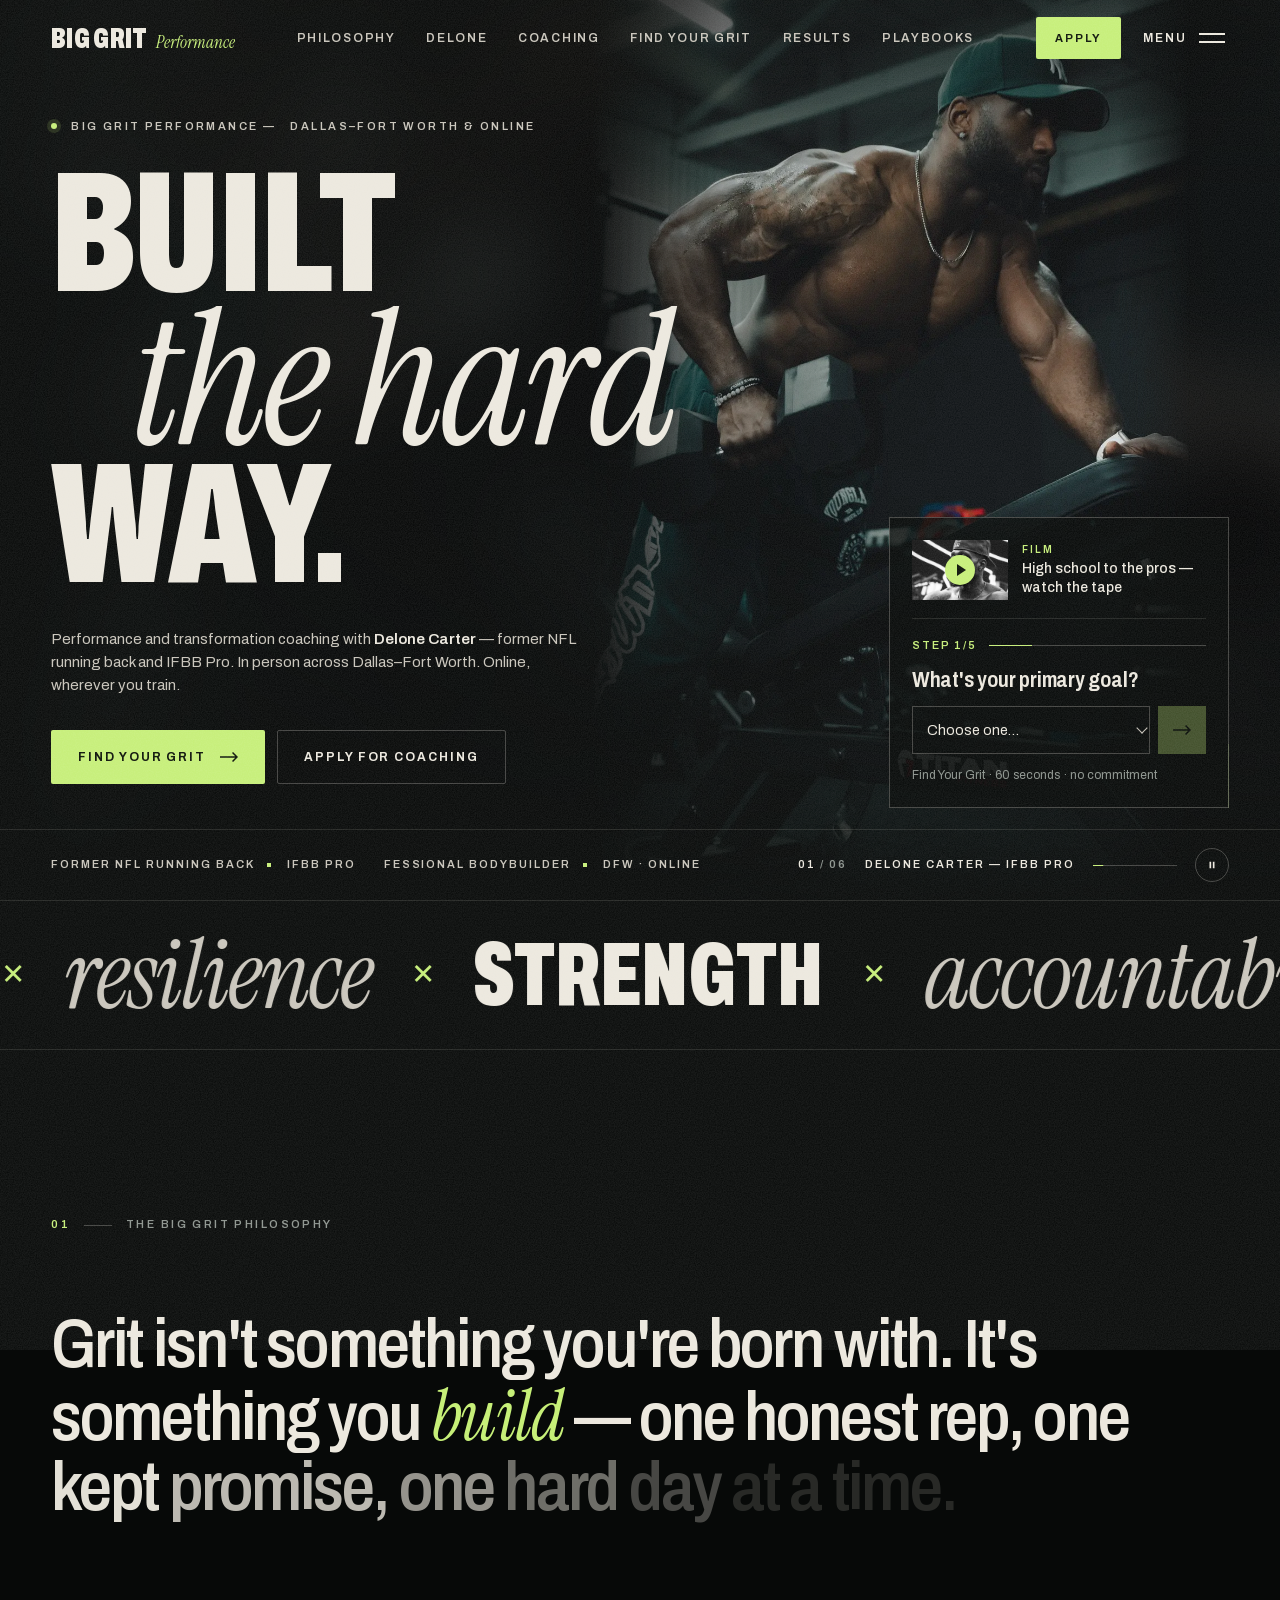
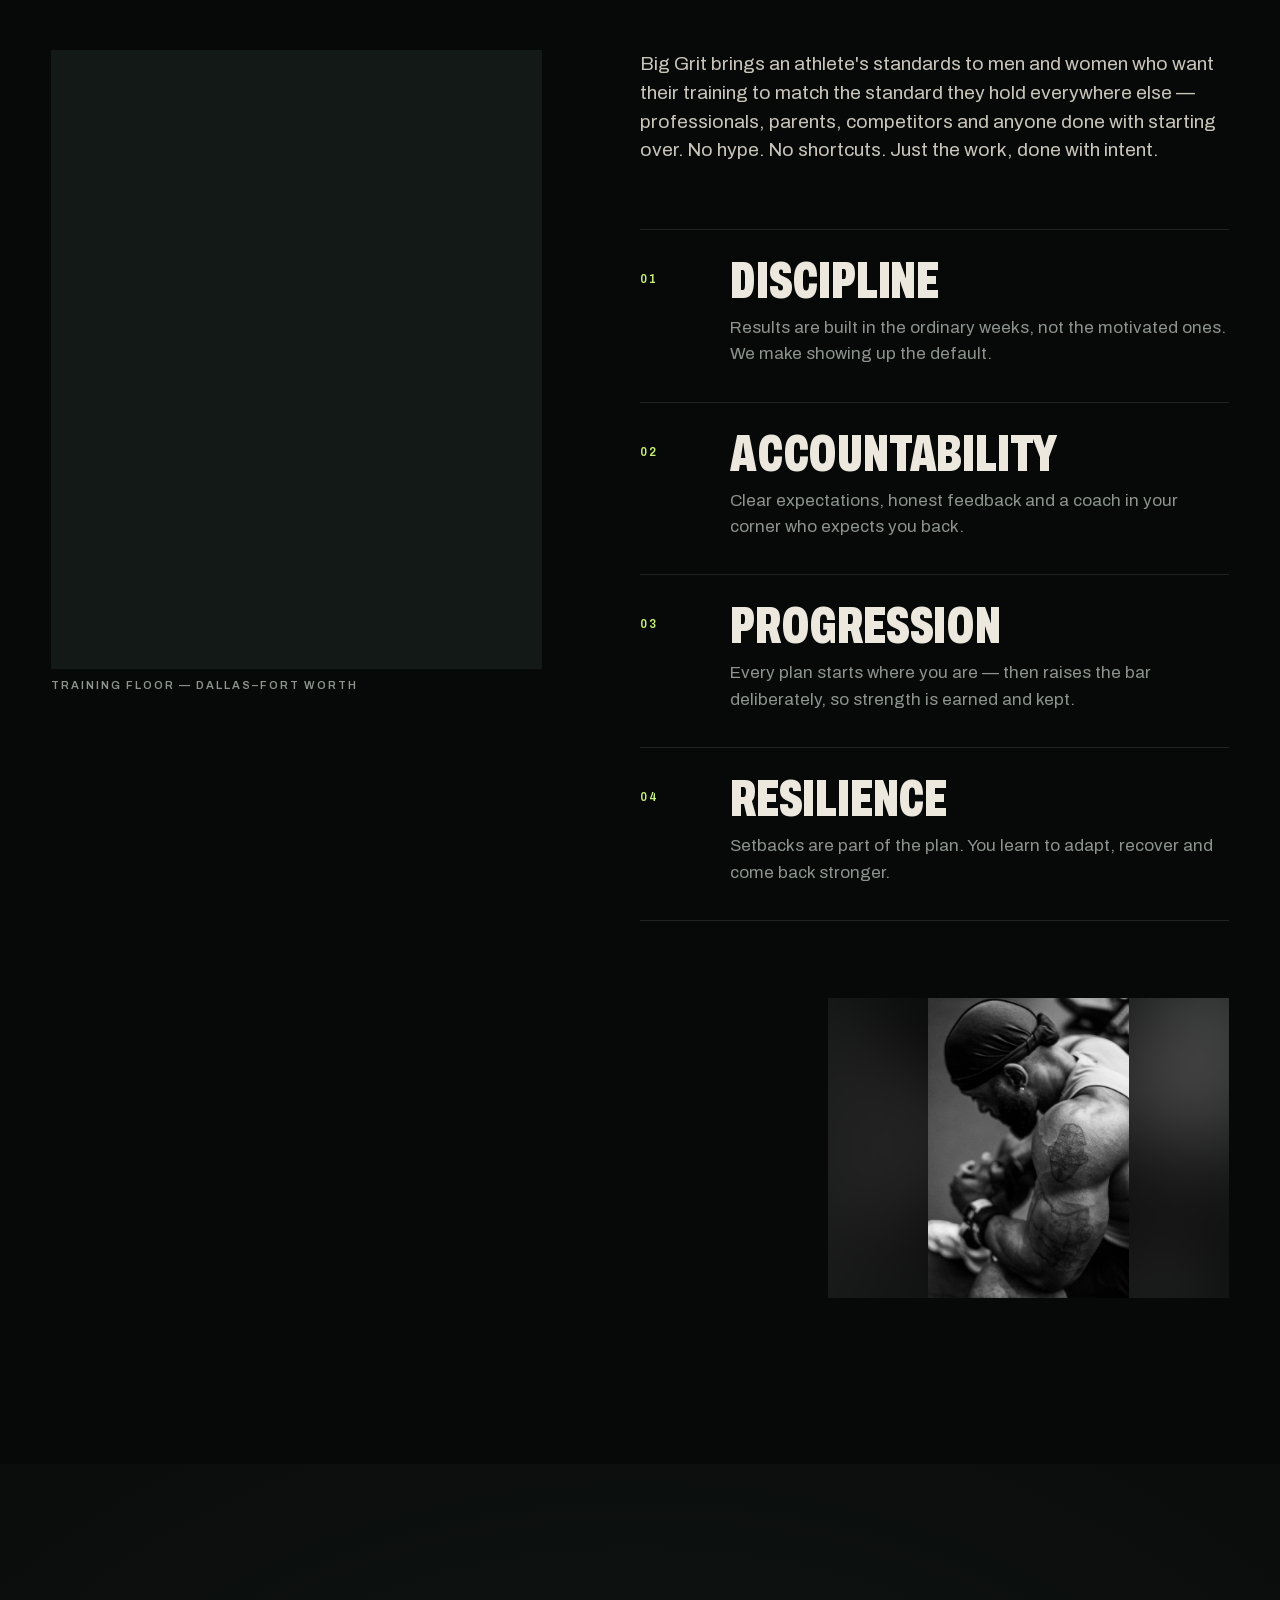
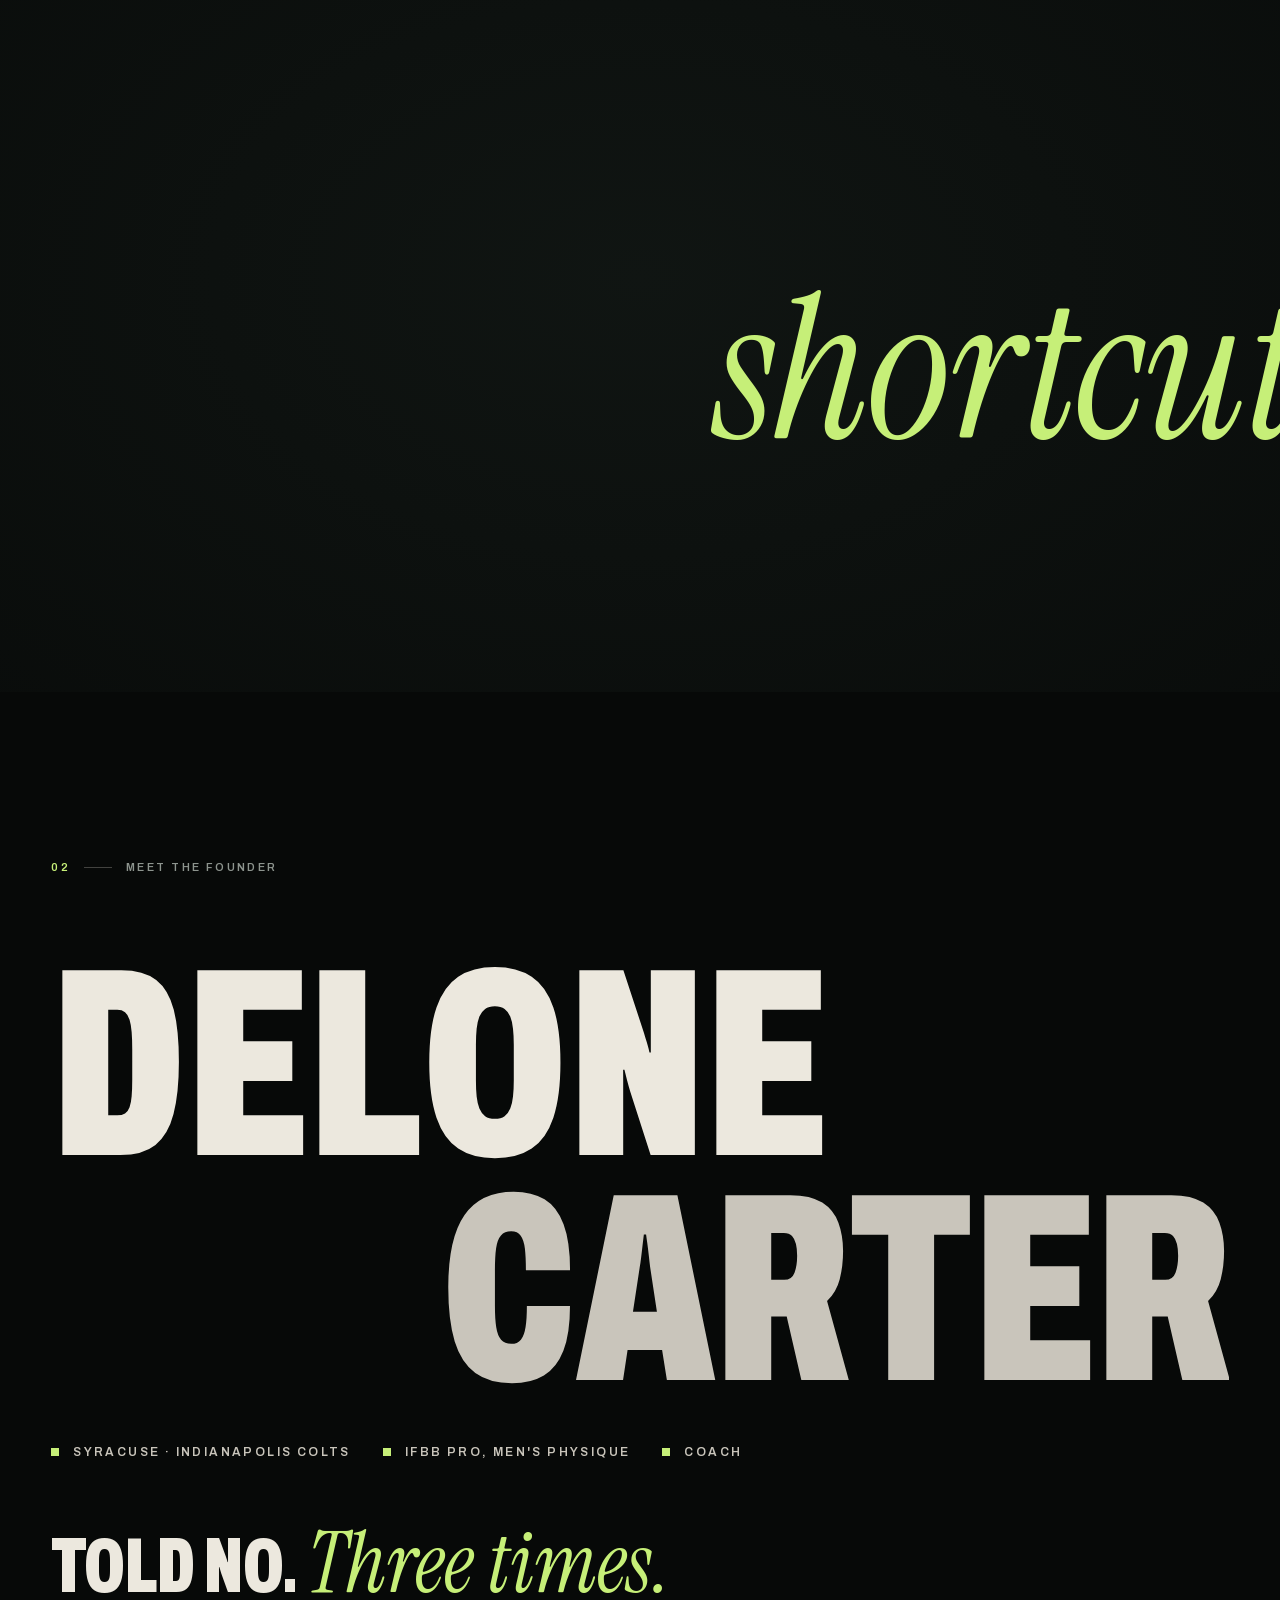
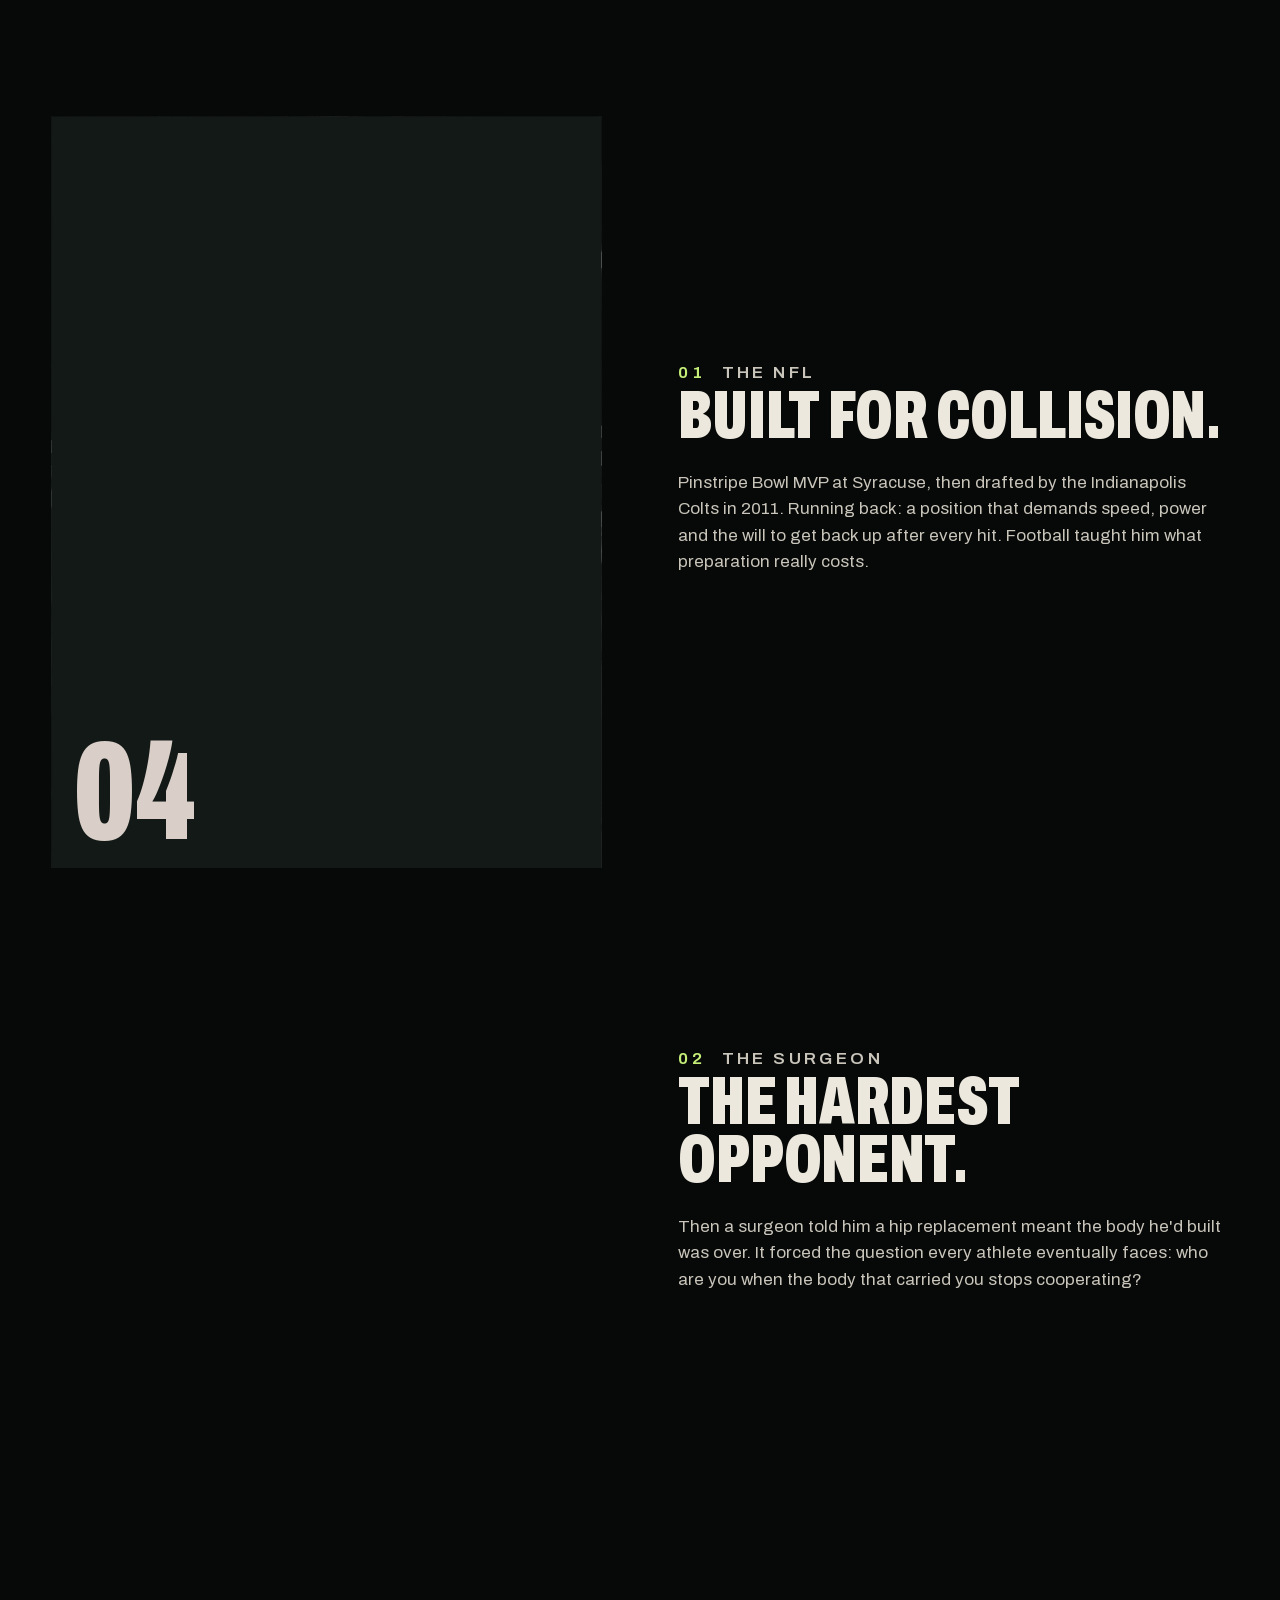
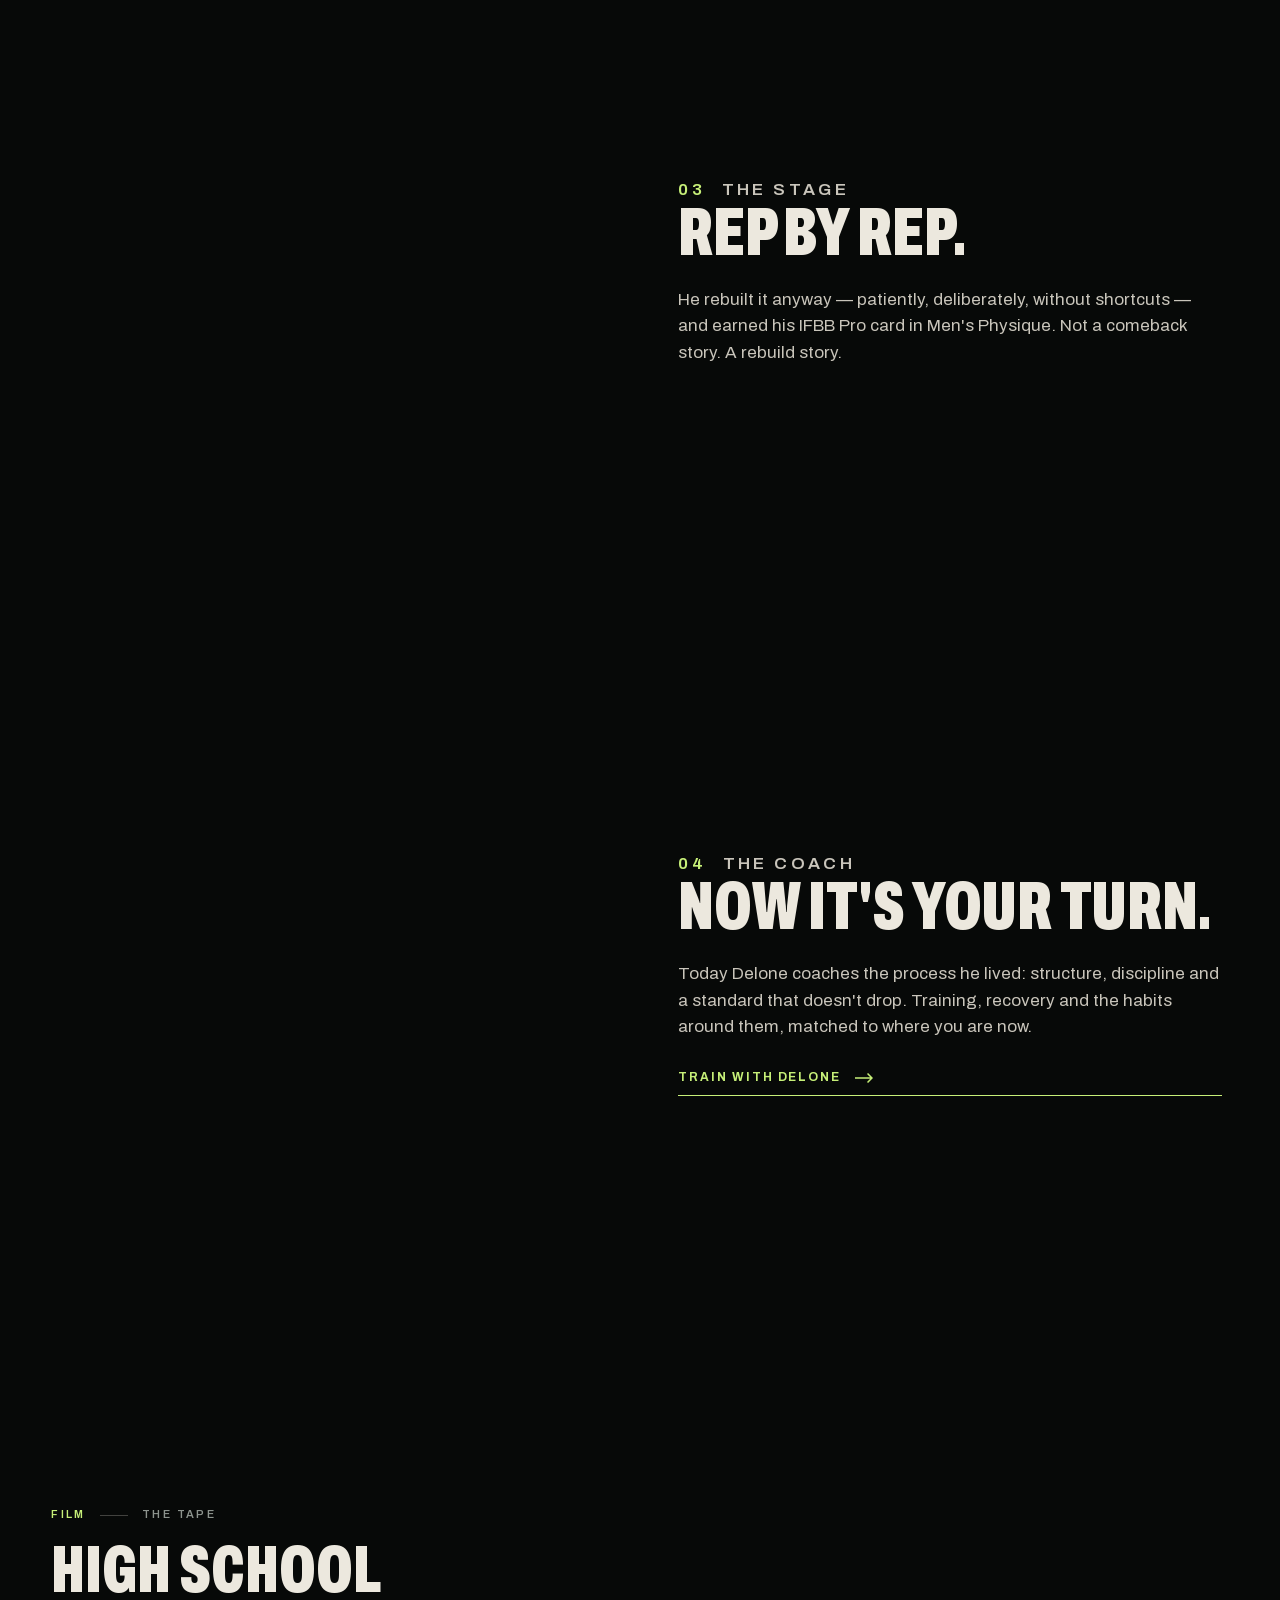
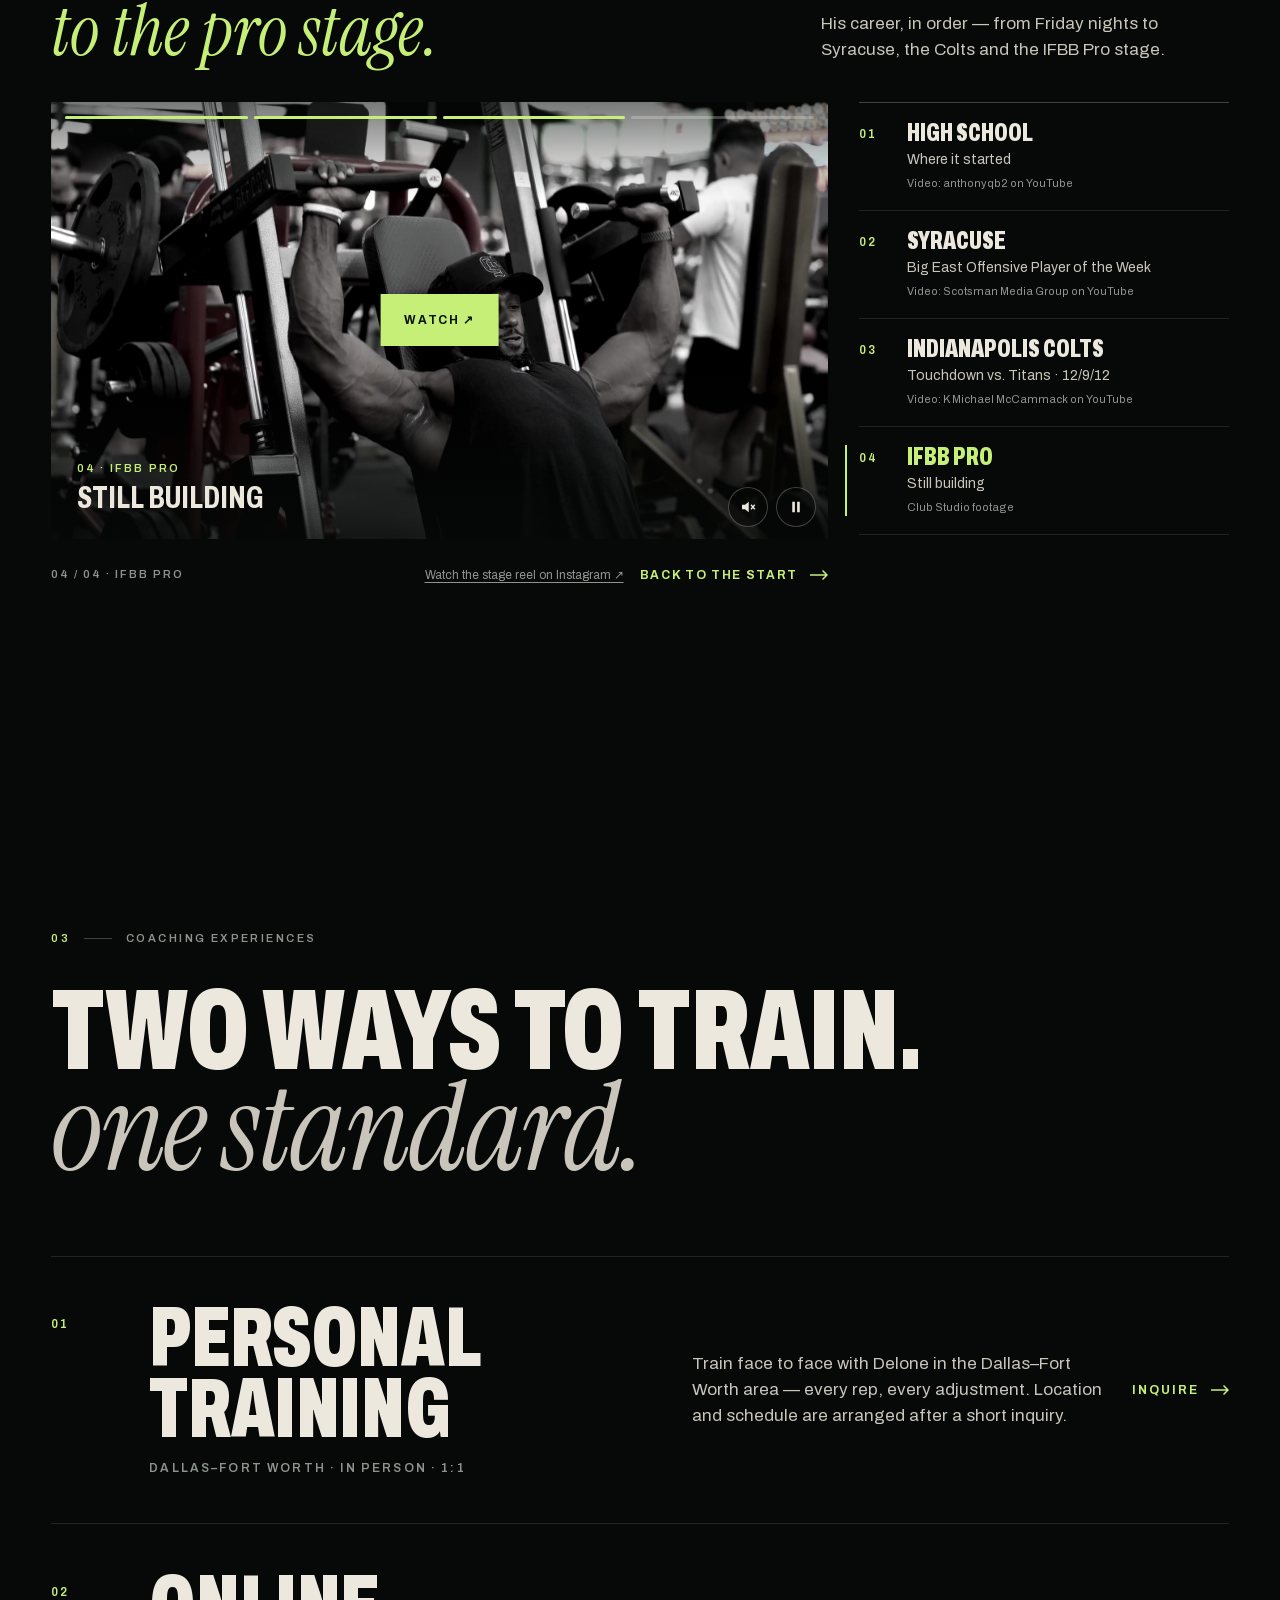
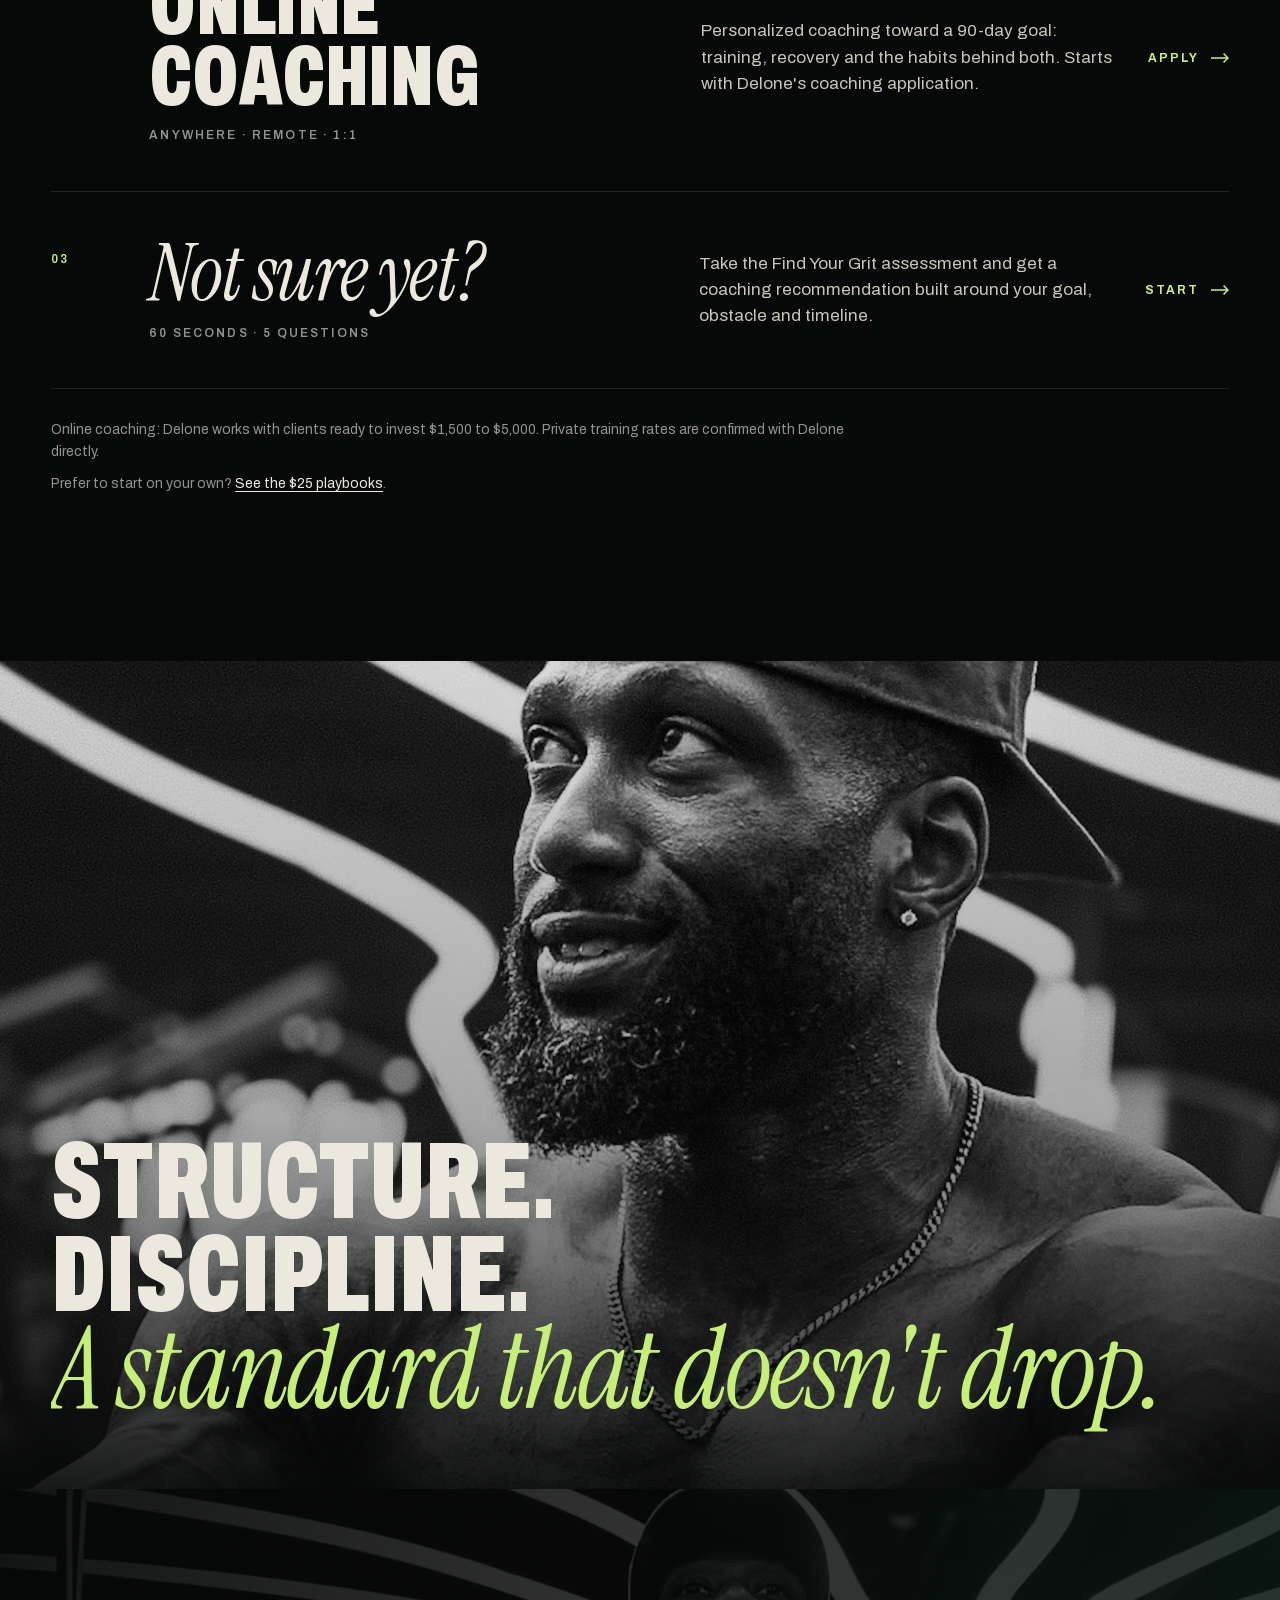
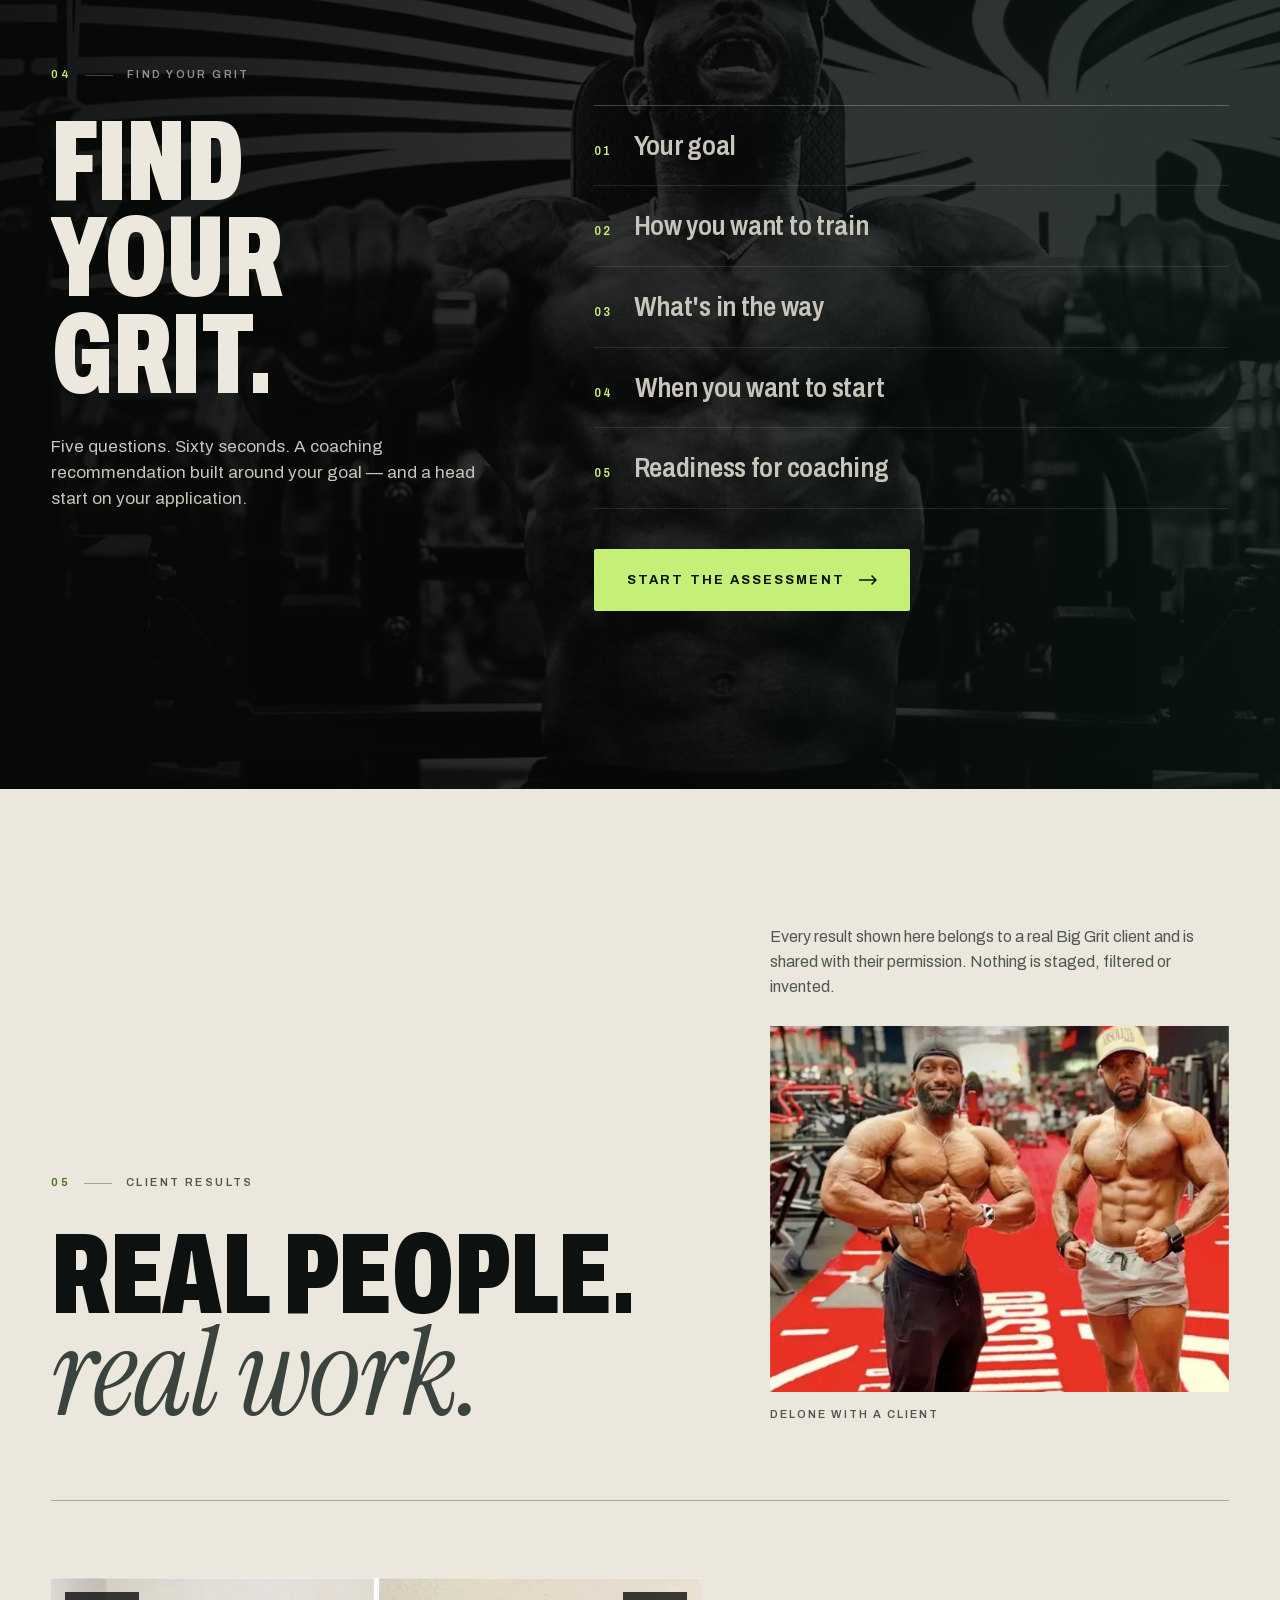
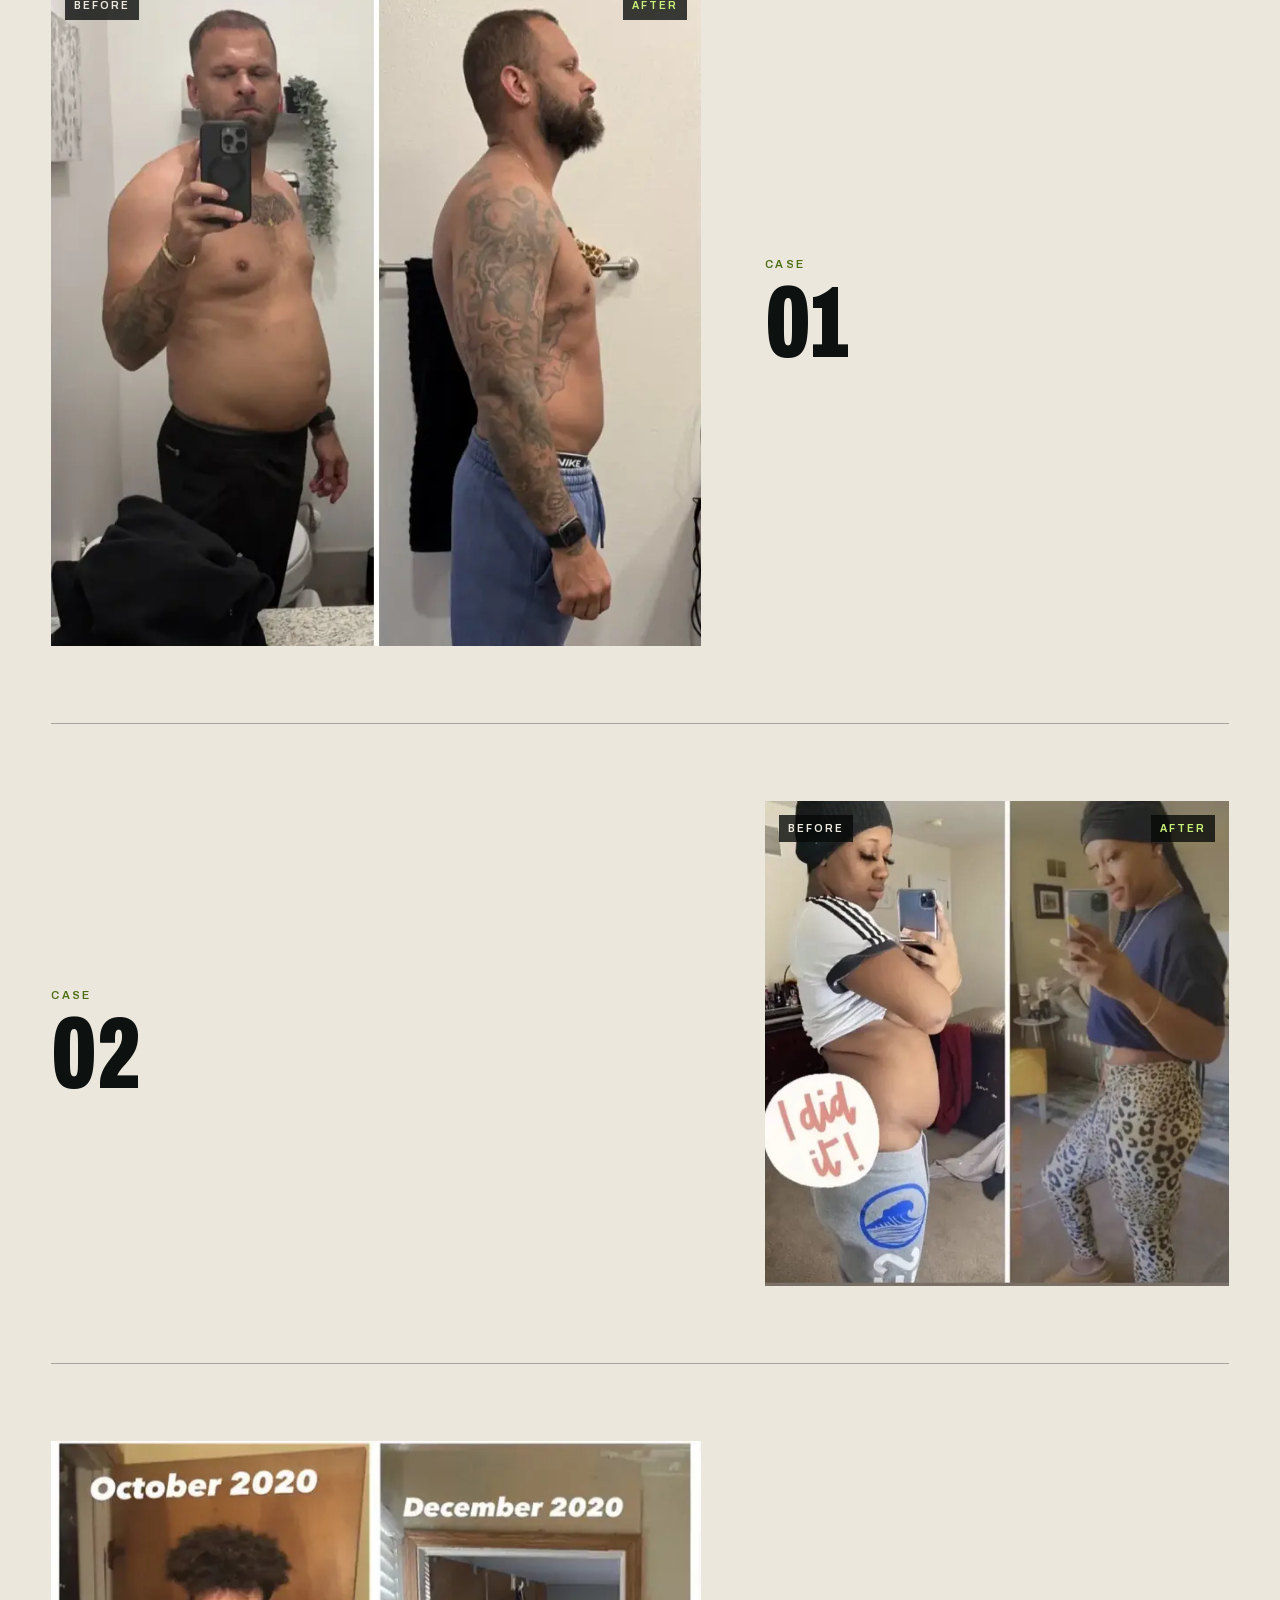
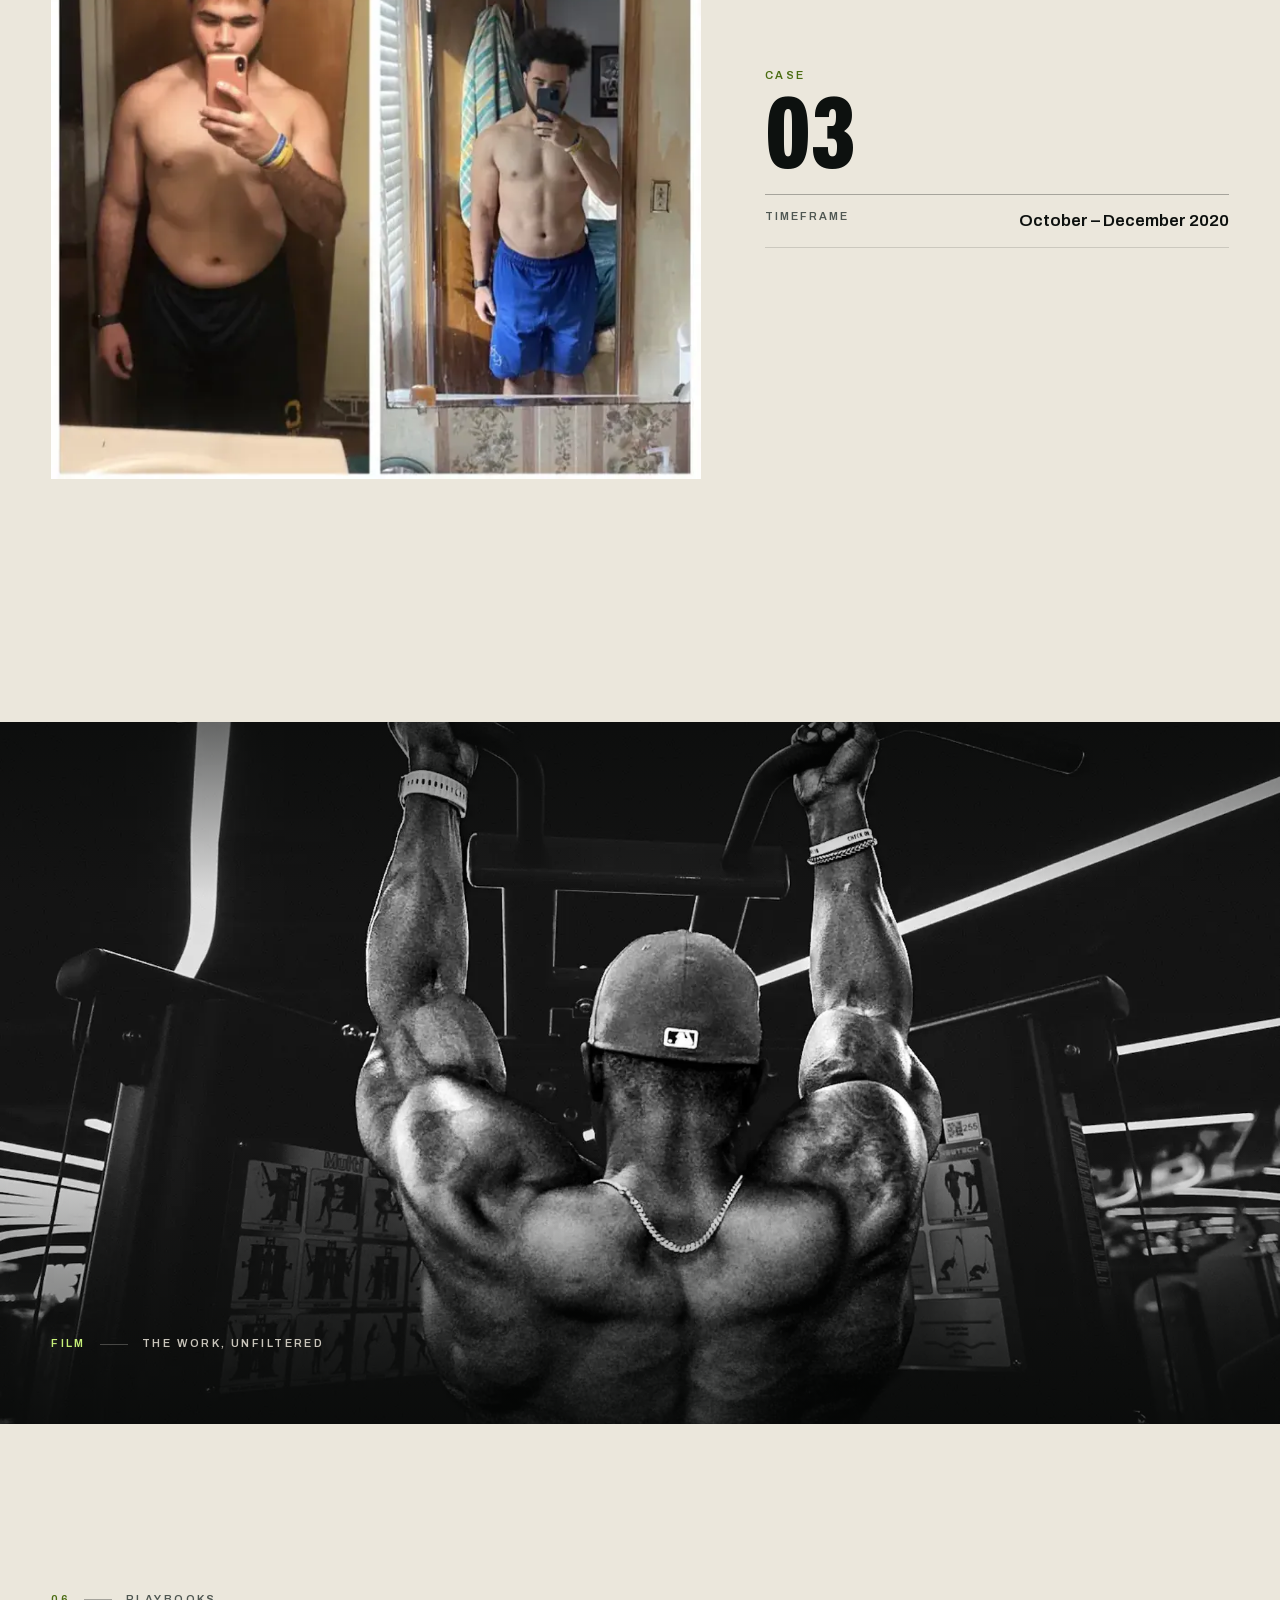
<file: big-grit/index.html>
<!doctype html>
<html lang="en" class="no-js">
<head>
<meta charset="utf-8">
<meta name="viewport" content="width=device-width, initial-scale=1, viewport-fit=cover">
<title>Big Grit Performance — Delone Carter | Personal Training Dallas–Fort Worth & Online Coaching</title>
<meta name="description" content="Coaching with Delone Carter — former Indianapolis Colts running back and IFBB Pro. Private training in Dallas–Fort Worth, 1-on-1 online coaching anywhere, and self-guided playbooks.">
<meta name="theme-color" content="#070908">
<meta name="color-scheme" content="dark">
<!-- DOMAIN: replace https://YOUR-DOMAIN.com everywhere (or run scripts/set-domain.sh yourdomain.com) -->
<link rel="canonical" href="https://YOUR-DOMAIN.com/">
<meta property="og:type" content="website">
<meta property="og:site_name" content="Big Grit Performance">
<meta property="og:title" content="Big Grit Performance — Built the hard way.">
<meta property="og:description" content="Coaching with Delone Carter — former NFL running back and IFBB Pro. Personal training in Dallas–Fort Worth. Online coaching anywhere.">
<meta property="og:url" content="https://YOUR-DOMAIN.com/">
<meta property="og:image" content="https://YOUR-DOMAIN.com/media/og/big-grit-og.jpg">
<meta property="og:image:width" content="1200">
<meta property="og:image:height" content="630">
<meta property="og:image:alt" content="Big Grit Performance — Delone Carter training">
<meta name="twitter:card" content="summary_large_image">
<meta name="twitter:title" content="Big Grit Performance — Built the hard way.">
<meta name="twitter:description" content="Coaching with Delone Carter — former NFL running back and IFBB Pro. Dallas–Fort Worth & online.">
<meta name="twitter:image" content="https://YOUR-DOMAIN.com/media/og/big-grit-og.jpg">
<link rel="icon" href="favicon.svg" type="image/svg+xml">
<link rel="icon" href="favicon-32.png" sizes="32x32" type="image/png">
<link rel="apple-touch-icon" href="apple-touch-icon.png">
<link rel="manifest" href="site.webmanifest">

<link rel="preload" href="assets/fonts/archivo-var-latin.woff2" as="font" type="font/woff2" crossorigin>
<link rel="preload" href="media/founder/delone-row-color.webp" as="image" type="image/webp" fetchpriority="high">
<link rel="stylesheet" href="assets/css/main.css">

<script>
/* Prepare motion states before first paint; fall back to static if the engine fails to load. */
(function (d) {
  d.classList.replace('no-js', 'js');
  if (window.matchMedia('(prefers-reduced-motion: reduce)').matches) return;
  d.classList.add('motion');
  var seen = false; try { seen = sessionStorage.getItem('bg_intro_seen') === '1'; } catch (e) {}
  if (!seen) d.classList.add('intro-pending');
  setTimeout(function () { if (!window.__BG_READY) d.classList.remove('motion', 'intro-pending'); }, 4000);
})(document.documentElement);
</script>
<script type="application/ld+json">
{
  "@context": "https://schema.org",
  "@graph": [
    {
      "@type": "ProfessionalService",
      "@id": "https://YOUR-DOMAIN.com/#business",
      "name": "Big Grit Performance",
      "url": "https://YOUR-DOMAIN.com/",
      "image": "https://YOUR-DOMAIN.com/media/og/big-grit-og.jpg",
      "description": "Personal training in Dallas–Fort Worth and online coaching with Delone Carter, former NFL running back and IFBB professional bodybuilder.",
      "areaServed": [{"@type": "Place", "name": "Dallas–Fort Worth, Texas"}, {"@type": "Place", "name": "Online"}],
      "founder": {"@id": "https://YOUR-DOMAIN.com/#delone"}
    },
    {
      "@type": "Person",
      "@id": "https://YOUR-DOMAIN.com/#delone",
      "name": "Delone Carter",
      "jobTitle": "Founder & Performance Coach",
      "description": "Former NFL running back (Syracuse, Indianapolis Colts) and IFBB Pro in Men's Physique.",
      "alumniOf": {"@type": "CollegeOrUniversity", "name": "Syracuse University"},
      "sameAs": ["https://www.instagram.com/delonecarter_ifbbpro/"],
      "worksFor": {"@id": "https://YOUR-DOMAIN.com/#business"}
    }
  ]
}
</script>
</head>
<body>
<a class="skip" href="#main">Skip to content</a>

<!-- ============ BRAND REVEAL (≈1.6 s, once per visit, never blocks the page) ============ -->
<div class="intro" aria-hidden="true">
  <svg class="intro-svg" viewBox="0 0 1000 240" preserveAspectRatio="xMidYMid meet"><text class="intro-text" x="500" y="200" text-anchor="middle">BIG GRIT</text></svg>
</div>

<!-- ============ NAVIGATION ============ -->
<header class="nav" data-nav>
  <div class="nav-inner">
    <a class="logo" href="#top" aria-label="Big Grit Performance — back to top">
      <span class="logo-word">BIG GRIT</span><span class="logo-sub">Performance</span>
    </a>
    <nav class="nav-links" aria-label="Primary">
      <a href="#philosophy">Philosophy</a>
      <a href="#delone">Delone</a>
      <a href="#coaching">Coaching</a>
      <a href="#find-your-grit">Find Your Grit</a>
      <a href="#results" data-nav-results>Results</a>
      <a href="#playbooks" data-nav-products hidden>Playbooks</a>
    </nav>
    <div class="nav-actions">
      <a class="btn btn--grit btn--sm" href="#apply" data-track="cta_click" data-cta="nav_apply"><span>Apply</span></a>
      <button class="menu-toggle" type="button" aria-expanded="false" aria-controls="menu" data-menu-toggle>
        <span class="menu-toggle-label">Menu</span>
        <span class="menu-toggle-icon" aria-hidden="true"><i></i><i></i></span>
      </button>
    </div>
  </div>
</header>

<div class="menu" id="menu" role="dialog" aria-label="Site menu" hidden data-menu>
  <div class="menu-media" data-slot="founder.portrait" data-variant="menu"></div>
  <div class="menu-inner">
    <nav aria-label="Menu">
      <ol class="menu-list">
        <li><a href="#philosophy"><small>01</small><span>Philosophy</span></a></li>
        <li><a href="#delone"><small>02</small><span>Meet Delone</span></a></li>
        <li><a href="#coaching"><small>03</small><span>Coaching</span></a></li>
        <li><a href="#find-your-grit"><small>04</small><span>Find Your Grit</span></a></li>
        <li data-nav-results><a href="#results"><small>05</small><span>Results</span></a></li>
        <li data-nav-products hidden><a href="#playbooks"><small>06</small><span>Playbooks</span></a></li>
        <li><a href="#apply"><small>07</small><span>Apply</span></a></li>
      </ol>
    </nav>
    <div class="menu-foot">
      <p>Dallas–Fort Worth, Texas<br>Online — anywhere</p>
      <p class="menu-social" data-socials></p>
    </div>
  </div>
</div>

<main id="main">

<!-- ============ 01 · HERO — OPENING SEQUENCE ============ -->
<section class="hero" id="top" aria-labelledby="hero-title">
  <div class="hero-stage" aria-hidden="true">
    <div class="hero-base">
      <img src="media/founder/delone-row-color.webp" alt="" width="1200" height="1800" fetchpriority="high" decoding="async">
    </div>
    <div class="hero-slides" data-hero-slides></div>
    <div class="hero-flash" data-hero-flash></div>
    <div class="hero-shade"></div>
  </div>

  <div class="hero-content">
    <p class="eyebrow hero-eyebrow" data-hero-in><span class="dot" aria-hidden="true"></span><span class="hide-sm">Big Grit Performance — </span>Dallas–Fort Worth &amp; Online</p>
    <h1 class="hero-title" id="hero-title">
      <span class="line"><span>Built</span></span>
      <span class="line line--serif"><span>the hard</span></span>
      <span class="line"><span>way.</span></span>
    </h1>
    <p class="hero-lede" data-hero-in>Performance and transformation coaching with <strong>Delone Carter</strong> — former NFL running back and IFBB Pro. In person across Dallas–Fort Worth. Online, wherever you train.</p>
    <div class="hero-ctas" data-hero-in>
      <a class="btn btn--grit" href="#find-your-grit" data-track="cta_click" data-cta="hero_assessment"><span>Find your grit</span><i class="arrow" aria-hidden="true"></i></a>
      <a class="btn btn--line" href="#apply" data-track="cta_click" data-cta="hero_apply"><span>Apply for coaching</span></a>
    </div>
  </div>

  <aside class="hero-quick" data-hero-in data-hero-quick aria-label="Start Find Your Grit">
    <button class="hq-film" type="button" data-hero-film hidden data-track="cta_click" data-cta="hero_film">
      <span class="hq-thumb"><img src="media/founder/delone-closeup-bw.webp" alt="" width="96" height="60" decoding="async"><span class="hq-play" aria-hidden="true"></span></span>
      <span class="hq-film-txt" data-hero-film-text><small>Film</small>Delone's story, in his words</span>
    </button>
    <div class="hq-step" aria-hidden="true"><span>Step 1/5</span><i><b></b></i></div>
    <label class="hq-q" for="hq-goal">What's your primary goal?</label>
    <div class="hq-row">
      <div class="select hq-select">
        <select id="hq-goal" data-hero-goal>
          <option value="">Choose one…</option>
          <option>Build muscle &amp; strength</option>
          <option>Lose body fat</option>
          <option>Improve athletic performance</option>
          <option>Get fit and stay consistent</option>
        </select>
      </div>
      <button class="hq-next" type="button" data-hero-next disabled aria-label="Continue to question 2"><i class="arrow" aria-hidden="true"></i></button>
    </div>
    <p class="hq-fine">Find Your Grit · 60 seconds · no commitment</p>
  </aside>

  <div class="hero-foot" data-hero-in>
    <ul class="creds" aria-label="Credentials">
      <li>Former NFL running back</li>
      <li>IFBB Pro<span class="hide-sm">fessional bodybuilder</span></li>
      <li>DFW · Online</li>
    </ul>
    <div class="hero-meta">
      <span class="hero-count" aria-hidden="true"><b data-hero-index>01</b> / <span data-hero-total>01</span></span>
      <span class="hero-caption" data-hero-caption aria-hidden="true"></span>
      <span class="hero-progress" aria-hidden="true"><i data-hero-progress></i></span>
      <button class="hero-pause" type="button" data-hero-pause aria-pressed="false" aria-label="Pause background motion">
        <svg viewBox="0 0 12 12" aria-hidden="true"><path class="i-pause" d="M3 2h2v8H3zM7 2h2v8H7z"/><path class="i-play" d="M3 1.5v9l7-4.5z"/></svg>
      </button>
    </div>
  </div>
  <a class="scroll-cue" href="#philosophy" aria-label="Scroll to the philosophy"><span></span></a>
</section>

<!-- ============ KINETIC MANIFESTO BAND ============ -->
<div class="marquee" aria-hidden="true">
  <div class="marquee-track" data-marquee>
    <span>Discipline</span><b>✕</b><span class="serif">resilience</span><b>✕</b><span>Strength</span><b>✕</b><span class="serif">accountability</span><b>✕</b><span>Transformation</span><b>✕</b><span class="serif">elite standards</span><b>✕</b>
  </div>
</div>

<!-- ============ 02 · PHILOSOPHY ============ -->
<section class="section philosophy" id="philosophy" aria-labelledby="philosophy-title">
  <div class="wrap">
    <header class="sec-head">
      <p class="label"><span>01</span> The Big Grit philosophy</p>
      <h2 class="visually-hidden" id="philosophy-title">The Big Grit philosophy</h2>
    </header>
    <p class="statement" data-scrub-words>Grit isn't something you're born with. It's something you <em>build</em> — one honest rep, one kept promise, one hard day at a time.</p>

    <div class="philo-grid">
      <figure class="philo-film" data-reveal="mask">
        <div class="media" data-slot="philosophy.training" data-parallax="0.12"></div>
        <figcaption class="cap">Training floor — Dallas–Fort Worth</figcaption>
      </figure>

      <div class="philo-copy">
        <p class="lead" data-reveal="up">Big Grit brings an athlete's standards to men and women who want their training to match the standard they hold everywhere else — professionals, parents, competitors and anyone done with starting over. No hype. No shortcuts. Just the work, done with intent.</p>
        <ol class="pillars">
          <li data-reveal="up">
            <span class="pillar-n">01</span>
            <h3>Discipline</h3>
            <p>Results are built in the ordinary weeks, not the motivated ones. We make showing up the default.</p>
          </li>
          <li data-reveal="up">
            <span class="pillar-n">02</span>
            <h3>Accountability</h3>
            <p>Clear expectations, honest feedback and a coach in your corner who expects you back.</p>
          </li>
          <li data-reveal="up">
            <span class="pillar-n">03</span>
            <h3>Progression</h3>
            <p>Every plan starts where you are — then raises the bar deliberately, so strength is earned and kept.</p>
          </li>
          <li data-reveal="up">
            <span class="pillar-n">04</span>
            <h3>Resilience</h3>
            <p>Setbacks are part of the plan. You learn to adapt, recover and come back stronger.</p>
          </li>
        </ol>
      </div>

      <figure class="philo-detail" data-reveal="mask">
        <div class="media" data-slot="philosophy.detail" data-optional></div>
      </figure>
    </div>
  </div>
</section>

<!-- ============ CINEMATIC DETAIL BAND ============ -->
<section class="band" aria-label="No shortcuts">
  <div class="band-media media" data-slot="detailBand" data-parallax="0.18"></div>
  <div class="band-shade" aria-hidden="true"></div>
  <p class="band-type" aria-hidden="true"><span data-band-left>No</span> <span data-band-right>shortcuts.</span></p>
  <p class="visually-hidden">No shortcuts.</p>
</section>

<!-- ============ 03 · MEET DELONE ============ -->
<section class="section founder" id="delone" aria-labelledby="delone-title">
  <div class="wrap">
    <header class="sec-head">
      <p class="label"><span>02</span> Meet the founder</p>
    </header>
    <h2 class="founder-name" id="delone-title" data-split-chars>
      <span class="line"><span>Delone</span></span>
      <span class="line"><span>Carter</span></span>
    </h2>
    <p class="founder-roles" data-reveal="up"><span>Syracuse · Indianapolis Colts</span><span>IFBB Pro, Men's Physique</span><span>Coach</span></p>
    <p class="founder-kicker" data-reveal="up">Told no. <em>Three times.</em></p>
  </div>

  <div class="chapters wrap">
    <div class="chapters-media" aria-hidden="true">
      <div class="chapters-frame">
        <div class="chapters-base media" data-slot="founder.portrait"></div>
        <div class="chapter-img media" data-slot="founder.chapters.0" data-chapter-img="0"></div>
        <div class="chapter-img media" data-slot="founder.chapters.1" data-chapter-img="1"></div>
        <div class="chapter-img media" data-slot="founder.chapters.2" data-chapter-img="2"></div>
        <div class="chapter-img media" data-slot="founder.chapters.3" data-chapter-img="3"></div>
        <span class="chapters-num" data-chapter-num>01</span>
      </div>
    </div>

    <div class="chapters-copy">
      <article class="chapter" data-chapter="0">
        <div class="chapter-m media" data-slot="founder.chapters.0" data-optional></div>
        <p class="chapter-k"><span>01</span> The NFL</p>
        <h3>Built for collision.</h3>
        <p>Pinstripe Bowl MVP at Syracuse, then drafted by the Indianapolis Colts in 2011. Running back: a position that demands speed, power and the will to get back up after every hit. Football taught him what preparation really costs.</p>
      </article>
      <article class="chapter" data-chapter="1">
        <div class="chapter-m media" data-slot="founder.chapters.1" data-optional></div>
        <p class="chapter-k"><span>02</span> The surgeon</p>
        <h3>The hardest opponent.</h3>
        <p>Then a surgeon told him a hip replacement meant the body he'd built was over. It forced the question every athlete eventually faces: who are you when the body that carried you stops cooperating?</p>
      </article>
      <article class="chapter" data-chapter="2">
        <div class="chapter-m media" data-slot="founder.chapters.2" data-optional></div>
        <p class="chapter-k"><span>03</span> The stage</p>
        <h3>Rep by rep.</h3>
        <p>He rebuilt it anyway — patiently, deliberately, without shortcuts — and earned his IFBB Pro card in Men's Physique. Not a comeback story. A rebuild story.</p>
      </article>
      <article class="chapter" data-chapter="3">
        <div class="chapter-m media" data-slot="founder.chapters.3" data-optional></div>
        <p class="chapter-k"><span>04</span> The Coach</p>
        <h3>Now it's your turn.</h3>
        <p>Today Delone coaches the process he lived: structure, discipline and a standard that doesn't drop. Training, recovery and the habits around them, matched to where you are now.</p>
        <a class="link-arrow" href="#coaching" data-track="cta_click" data-cta="founder_train"><span>Train with Delone</span><i class="arrow" aria-hidden="true"></i></a>
      </article>
    </div>
  </div>

  <div class="wrap">
    <section class="reel" id="the-tape" data-reel aria-labelledby="reel-title" hidden>
      <header class="reel-head">
        <div>
          <p class="label"><span>Film</span> The tape</p>
          <h3 class="reel-title" id="reel-title">High school <em>to the pro stage.</em></h3>
        </div>
        <p class="reel-intro">His career, in order — from Friday nights to Syracuse, the Colts and the IFBB Pro stage.</p>
      </header>
      <div class="reel-grid">
        <div>
          <div class="reel-player" data-reel-player>
            <div class="reel-stage" aria-hidden="true">
              <img class="reel-poster" data-reel-poster alt="" decoding="async">
              <div class="reel-yt"><div id="reel-yt"></div></div>
              <video class="reel-vid" data-reel-vid muted playsinline webkit-playsinline preload="none" disablepictureinpicture hidden></video>
            </div>
            <button class="reel-shield" type="button" data-reel-shield aria-label="Pause the reel"></button>
            <div class="reel-segs" data-reel-segs aria-hidden="true"></div>
            <div class="reel-cap" aria-hidden="true"><span data-reel-cap-era></span><b data-reel-cap-title></b></div>
            <a class="reel-link" data-reel-link href="#" target="_blank" rel="noopener" hidden><span>Watch on YouTube ↗</span></a>
            <div class="reel-btns">
              <button class="reel-btn" type="button" data-reel-sound aria-pressed="false" aria-label="Turn sound on">
                <svg viewBox="0 0 24 24" aria-hidden="true"><path d="M4 9v6h4l5 4V5L8 9H4z"/><path class="s-off" d="M16 9l5 6M21 9l-5 6" fill="none" stroke="currentColor" stroke-width="1.8"/><path class="s-on" d="M16 8.5a5 5 0 010 7M18.5 6a8.5 8.5 0 010 12" fill="none" stroke="currentColor" stroke-width="1.8"/></svg>
              </button>
              <button class="reel-btn" type="button" data-reel-pause aria-pressed="false" aria-label="Pause the reel">
                <svg viewBox="0 0 24 24" aria-hidden="true"><path class="i-pause" d="M7 5h3.5v14H7zM13.5 5H17v14h-3.5z"/><path class="i-play" d="M7 4.5v15l12-7.5z"/></svg>
              </button>
            </div>
          </div>
          <div class="reel-ctrl">
            <span class="reel-now" data-reel-now aria-live="polite"></span>
            <a class="reel-out" href="#" data-reel-out target="_blank" rel="noopener" data-track="cta_click" data-cta="reel_watch_external" hidden></a>
            <button class="reel-next" type="button" data-reel-next><span>Next chapter</span><i class="arrow" aria-hidden="true"></i></button>
          </div>
        </div>
        <ol class="reel-list" data-reel-list aria-label="Career chapters"></ol>
      </div>
    </section>

    <figure class="film" data-film data-reveal="mask">
      <div class="film-frame" data-film-frame></div>
      <figcaption class="film-cap">
        <span class="label"><span>Film</span> In his words</span>
        <span class="film-title">Football. The surgeon. The rebuild.</span>
      </figcaption>
    </figure>
  </div>
</section>

<!-- ============ 04 · COACHING ============ -->
<section class="section coaching" id="coaching" aria-labelledby="coaching-title">
  <div class="wrap">
    <header class="sec-head sec-head--split">
      <p class="label"><span>03</span> Coaching experiences</p>
      <h2 class="sec-title" id="coaching-title" data-split-lines>
        <span class="line"><span>Two ways to train.</span></span>
        <span class="line line--serif"><span>one standard.</span></span>
      </h2>
    </header>

    <ol class="offers" data-offers>
      <li class="offer" data-reveal="up">
        <a class="offer-link" href="#apply" data-format="In person — Dallas–Fort Worth" data-track="cta_click" data-cta="offer_in_person">
          <span class="offer-n">01</span>
          <span class="offer-main">
            <span class="offer-title">Personal Training</span>
            <span class="offer-meta">Dallas–Fort Worth · In person · 1:1</span>
          </span>
          <span class="offer-desc">Train face to face with Delone in the Dallas–Fort Worth area — every rep, every adjustment. Location and schedule are arranged after a short inquiry.</span>
          <span class="offer-cta">Inquire <i class="arrow" aria-hidden="true"></i></span>
        </a>
        <div class="offer-media media" data-slot="coaching.inPerson" aria-hidden="true"></div>
      </li>
      <li class="offer" data-reveal="up">
        <a class="offer-link" href="#apply" data-format="Online coaching" data-online-apply data-track="cta_click" data-cta="offer_online">
          <span class="offer-n">02</span>
          <span class="offer-main">
            <span class="offer-title">Online Coaching</span>
            <span class="offer-meta">Anywhere · Remote · 1:1</span>
          </span>
          <span class="offer-desc">Personalized coaching toward a 90-day goal: training, recovery and the habits behind both. Starts with Delone's coaching application.</span>
          <span class="offer-cta">Apply <i class="arrow" aria-hidden="true"></i></span>
        </a>
        <div class="offer-media media" data-slot="coaching.online" aria-hidden="true"></div>
      </li>
      <li class="offer offer--alt" data-reveal="up">
        <a class="offer-link" href="#find-your-grit" data-track="cta_click" data-cta="offer_assessment">
          <span class="offer-n">03</span>
          <span class="offer-main">
            <span class="offer-title">Not sure yet?</span>
            <span class="offer-meta">60 seconds · 5 questions</span>
          </span>
          <span class="offer-desc">Take the Find Your Grit assessment and get a coaching recommendation built around your goal, obstacle and timeline.</span>
          <span class="offer-cta">Start <i class="arrow" aria-hidden="true"></i></span>
        </a>
        <div class="offer-media media" data-slot="coaching.consult" aria-hidden="true"></div>
      </li>
    </ol>
    <p class="pricing-note" data-pricing-note hidden></p>
    <p class="pricing-note" data-playbook-note hidden>Prefer to start on your own? <a class="link-inline" href="#playbooks">See the $25 playbooks</a>.</p>
  </div>
  <div class="offer-cursor" aria-hidden="true" data-offer-cursor></div>
</section>

<!-- ============ INTERLUDE · FULL-BLEED PHOTOGRAPH ============ -->
<section class="interlude interlude--photo" aria-label="Structure, discipline and a standard that doesn't drop">
  <div class="interlude-media media" data-slot="interludes.photo" data-cover data-parallax="0.14"></div>
  <div class="interlude-shade" aria-hidden="true"></div>
  <div class="wrap interlude-inner">
    <p class="interlude-line" data-split-lines>
      <span class="line"><span>Structure.</span></span>
      <span class="line"><span>Discipline.</span></span>
      <span class="line line--serif"><span>A standard that doesn't drop.</span></span>
    </p>
  </div>
</section>

<!-- ============ 05 · FIND YOUR GRIT — ASSESSMENT ============ -->
<section class="assess" id="find-your-grit" aria-labelledby="assess-title">
  <div class="assess-bg media" data-slot="editorial.assessment" data-parallax="0.1" aria-hidden="true"></div>
  <div class="assess-shade" aria-hidden="true"></div>
  <div class="wrap assess-inner">
    <header class="assess-head">
      <p class="label"><span>04</span> Find your grit</p>
      <h2 class="sec-title" id="assess-title" data-split-lines>
        <span class="line"><span>Find</span></span>
        <span class="line"><span>your grit.</span></span>
      </h2>
      <p class="assess-intro">Five questions. Sixty seconds. A coaching recommendation built around your goal — and a head start on your application.</p>
      <a class="free-tool" href="#" data-macro-link target="_blank" rel="noopener" hidden data-track="cta_click" data-cta="macro_calculator"><small>Free tool</small><span>Get your starting macros</span><i class="arrow" aria-hidden="true"></i></a>
    </header>

    <div class="quiz" data-quiz>
      <noscript><p>The assessment needs JavaScript. You can <a href="#apply">apply for coaching directly</a>.</p></noscript>
      <div class="quiz-q" data-quiz-q hidden>
        <div class="quiz-top">
          <span class="quiz-step" aria-live="polite"><b data-quiz-step>01</b> / 05</span>
          <span class="quiz-bar" aria-hidden="true"><i data-quiz-bar></i></span>
        </div>
        <fieldset class="quiz-field">
          <legend class="quiz-title" data-quiz-title tabindex="-1"></legend>
          <p class="quiz-sub" data-quiz-sub></p>
          <div class="quiz-options" data-quiz-options></div>
        </fieldset>
        <div class="quiz-nav">
          <button class="btn btn--ghost btn--sm" type="button" data-quiz-back>← Back</button>
          <span class="quiz-hint">Tip: press <kbd>1</kbd>–<kbd>4</kbd></span>
        </div>
      </div>

      <div class="quiz-result" data-quiz-result hidden>
        <p class="label"><span>✓</span> Your match</p>
        <h3 class="result-title" data-result-title tabindex="-1"></h3>
        <p class="result-text" data-result-text></p>
        <dl class="profile" data-result-profile></dl>
        <div class="result-ctas">
          <a class="btn btn--grit" href="#apply" data-result-continue data-track="cta_click" data-cta="assessment_continue"><span>Continue to application</span><i class="arrow" aria-hidden="true"></i></a>
          <button class="btn btn--ghost" type="button" data-quiz-restart>Retake</button>
        </div>
        <p class="fine">Your answers are added to your application so your consultation starts with context. Nothing is sent until you submit.</p>
      </div>

      <div class="quiz-start" data-quiz-start>
        <ol class="quiz-preview" aria-label="What the assessment covers">
          <li><b>01</b>Your goal</li>
          <li><b>02</b>How you want to train</li>
          <li><b>03</b>What's in the way</li>
          <li><b>04</b>When you want to start</li>
          <li><b>05</b>Readiness for coaching</li>
        </ol>
        <button class="btn btn--grit btn--lg" type="button" data-quiz-begin><span>Start the assessment</span><i class="arrow" aria-hidden="true"></i></button>
      </div>
    </div>
  </div>
</section>

<!-- ============ 06 · CLIENT RESULTS — EDITORIAL CASE STUDIES (light section) ============ -->
<section class="section results is-light" id="results" aria-labelledby="results-title" data-results>
  <div class="wrap">
    <div class="results-head">
      <header class="sec-head">
        <p class="label"><span>05</span> Client results</p>
        <h2 class="sec-title" id="results-title" data-split-lines>
          <span class="line"><span>Real people.</span></span>
          <span class="line line--serif"><span>real work.</span></span>
        </h2>
      </header>
      <div class="results-aside">
        <p class="results-note" data-reveal="up">Every result shown here belongs to a real Big Grit client and is shared with their permission. Nothing is staged, filtered or invented.</p>
        <figure class="results-feature" data-reveal="mask">
          <div class="media" data-slot="resultFeature" data-optional></div>
          <figcaption class="cap">Delone with a client</figcaption>
        </figure>
      </div>
    </div>
    <div class="cases" data-cases></div>
    <figure class="results-film media" data-slot="clientFootage" data-optional></figure>
    <div class="quotes" data-quotes></div>
  </div>
</section>

<!-- ============ INTERLUDE · CINEMATIC VIDEO ============ -->
<section class="interlude interlude--video" aria-label="Training footage">
  <div class="interlude-media media" data-slot="interludes.video" data-parallax="0.1"></div>
  <div class="interlude-shade" aria-hidden="true"></div>
  <div class="wrap interlude-inner interlude-inner--low">
    <p class="label interlude-label"><span>Film</span> The work, unfiltered</p>
  </div>
</section>

<!-- ============ 07 · DIGITAL PRODUCTS (shown only when configured) ============ -->
<section class="section playbooks is-light" id="playbooks" aria-labelledby="playbooks-title" hidden data-playbooks>
  <div class="wrap">
    <header class="sec-head sec-head--split">
      <p class="label"><span>06</span> Playbooks</p>
      <h2 class="sec-title" id="playbooks-title" data-split-lines>
        <span class="line"><span>Train on</span></span>
        <span class="line line--serif"><span>your own terms.</span></span>
      </h2>
    </header>
    <div class="products" data-products></div>
  </div>
</section>

<!-- ============ FAQ ============ -->
<section class="section faq" id="faq" aria-labelledby="faq-title">
  <div class="wrap faq-grid">
    <header>
      <p class="label"><span>?</span> Questions</p>
      <h2 class="sec-title" id="faq-title" data-split-lines>
        <span class="line"><span>Before</span></span>
        <span class="line line--serif"><span>you start.</span></span>
      </h2>
      <p class="faq-intro">Location, cost, the playbooks, and what happens after you reach out.</p>
    </header>
    <div class="faq-list" data-faq>
      <details>
        <summary>Where does private training happen?<span class="pm" aria-hidden="true"></span></summary>
        <div class="ans"><p>In the Dallas–Fort Worth area. The exact location is arranged with Delone after your inquiry.</p></div>
      </details>
      <details>
        <summary>Can I work with Delone if I'm not in DFW?<span class="pm" aria-hidden="true"></span></summary>
        <div class="ans"><p>Yes. Online coaching is remote and starts with the coaching application on this page.</p></div>
      </details>
      <details>
        <summary>What does coaching cost?<span class="pm" aria-hidden="true"></span></summary>
        <div class="ans"><p>Online coaching is for clients ready to invest $1,500 to $5,000 in coaching. Private training rates are confirmed with Delone directly.</p></div>
      </details>
      <details>
        <summary>Does a playbook include coaching?<span class="pm" aria-hidden="true"></span></summary>
        <div class="ans"><p>No. Each playbook is a self-guided $25 PDF. It doesn't include check-ins or personal support from Delone.</p></div>
      </details>
      <details>
        <summary>How do playbook checkout and download work?<span class="pm" aria-hidden="true"></span></summary>
        <div class="ans"><p>Payhip handles payment and delivers the PDF to your email.</p></div>
      </details>
      <details>
        <summary>What happens after I apply?<span class="pm" aria-hidden="true"></span></summary>
        <div class="ans"><p>Your answers go straight to Delone. He follows up to talk through your goal and next steps. Nothing is booked until you both agree on it.</p></div>
      </details>
    </div>
  </div>
</section>

<!-- ============ 08 · APPLY ============ -->
<section class="section apply" id="apply" aria-labelledby="apply-title">
  <div class="wrap apply-grid">
    <div class="apply-side">
      <p class="label"><span>07</span> Apply for coaching</p>
      <h2 class="sec-title" id="apply-title" data-split-lines>
        <span class="line"><span>Your work</span></span>
        <span class="line line--serif"><span>starts here.</span></span>
      </h2>
      <ol class="steps">
        <li><b>01</b><span><strong>Apply</strong> — two minutes. Where you are, where you want to go.</span></li>
        <li><b>02</b><span><strong>Review</strong> — your application goes straight to Delone.</span></li>
        <li><b>03</b><span><strong>Consult</strong> — talk goals, schedule and the right fit.</span></li>
        <li><b>04</b><span><strong>Start</strong> — get your plan and get to work.</span></li>
      </ol>
      <figure class="apply-media media" data-slot="editorial.apply" data-reveal="mask"></figure>
    </div>

    <div class="apply-form-wrap">
      <!-- Netlify detects this form at deploy time. Field names are used by every provider. -->
      <form class="apply-form" name="application" method="POST" action="/" data-netlify="true" netlify-honeypot="bg_hp_field" novalidate data-apply-form>
        <input type="hidden" name="form-name" value="application">
        <p class="hp" aria-hidden="true"><label>Leave this field empty <input name="bg_hp_field" tabindex="-1" autocomplete="off"></label></p>

        <div class="field-row">
          <div class="field">
            <label for="f-name">Full name <span aria-hidden="true">*</span></label>
            <input id="f-name" name="name" type="text" autocomplete="name" required maxlength="120" aria-describedby="e-name">
            <p class="err" id="e-name"></p>
          </div>
          <div class="field">
            <label for="f-email">Email <span aria-hidden="true">*</span></label>
            <input id="f-email" name="email" type="email" autocomplete="email" inputmode="email" required maxlength="160" aria-describedby="e-email">
            <p class="err" id="e-email"></p>
          </div>
        </div>

        <div class="field">
          <label for="f-phone">Phone <span class="opt">optional</span></label>
          <input id="f-phone" name="phone" type="tel" autocomplete="tel" inputmode="tel" maxlength="40">
        </div>

        <fieldset class="field">
          <legend>How do you want to train? <span aria-hidden="true">*</span></legend>
          <div class="pills" role="radiogroup" aria-describedby="e-format">
            <label class="pill"><input type="radio" name="format" value="In person — Dallas–Fort Worth" required><span>In person · DFW</span></label>
            <label class="pill"><input type="radio" name="format" value="Online coaching"><span>Online</span></label>
            <label class="pill"><input type="radio" name="format" value="Not sure yet"><span>Not sure yet</span></label>
          </div>
          <p class="err" id="e-format"></p>
        </fieldset>

        <p class="online-note" data-online-note hidden>Going online? Delone's full coaching application on getgritfit.com covers your training history, 90-day goal and commitment. <a href="#" data-online-link target="_blank" rel="noopener" data-track="cta_click" data-cta="apply_online_application">Open the online application ↗</a> — or send this quick inquiry and he'll point you to it.</p>

        <div class="field-row">
          <div class="field">
            <label for="f-goal">Primary goal <span aria-hidden="true">*</span></label>
            <div class="select">
              <select id="f-goal" name="goal" required aria-describedby="e-goal">
                <option value="">Select…</option>
                <option>Build muscle &amp; strength</option>
                <option>Lose body fat</option>
                <option>Improve athletic performance</option>
                <option>Get fit and stay consistent</option>
              </select>
            </div>
            <p class="err" id="e-goal"></p>
          </div>
          <div class="field">
            <label for="f-timeline">When do you want to start?</label>
            <div class="select">
              <select id="f-timeline" name="timeline">
                <option value="">Select…</option>
                <option>Within 30 days</option>
                <option>In the next 1–3 months</option>
                <option>Just exploring for now</option>
              </select>
            </div>
          </div>
        </div>

        <div class="field">
          <label for="f-message">Anything Delone should know? <span class="opt">optional</span></label>
          <textarea id="f-message" name="message" rows="4" maxlength="2000" placeholder="Training history, injuries, schedule, what's held you back…"></textarea>
        </div>

        <!-- Context captured automatically (assessment + source attribution) -->
        <input type="hidden" name="assessment_challenge">
        <input type="hidden" name="assessment_readiness">
        <input type="hidden" name="recommendation">
        <input type="hidden" name="lead_priority">
        <input type="hidden" name="utm_source">
        <input type="hidden" name="utm_medium">
        <input type="hidden" name="utm_campaign">
        <input type="hidden" name="referrer">
        <input type="hidden" name="landing_page">

        <div class="field consent">
          <label class="check">
            <input type="checkbox" name="consent" value="yes" required aria-describedby="e-consent">
            <span>I agree to be contacted by Big Grit Performance about coaching by email or phone. See the <a href="privacy.html">privacy policy</a>.</span>
          </label>
          <p class="err" id="e-consent"></p>
        </div>

        <div class="form-assessment" data-form-assessment hidden></div>

        <div class="form-submit">
          <button class="btn btn--grit btn--lg btn--block" type="submit" data-submit><span>Send application</span><i class="arrow" aria-hidden="true"></i></button>
          <p class="form-status" role="status" aria-live="polite" data-form-status></p>
        </div>
        <p class="fine book-direct" data-book-direct hidden>Prefer to talk first? <a href="#" data-booking-link target="_blank" rel="noopener" data-track="booking_click">Book a consultation</a>.</p>
      </form>

      <div class="apply-done" data-apply-done hidden tabindex="-1">
        <p class="label"><span>✓</span> Application received</p>
        <h3 class="done-title">You showed up.<br><em>That's step one.</em></h3>
        <p data-done-text>Your application is with Delone. Keep an eye on your inbox — including spam — for a reply.</p>
        <a class="btn btn--grit btn--lg" href="#" data-done-book target="_blank" rel="noopener" hidden data-track="booking_click"><span>Book your consultation now</span><i class="arrow" aria-hidden="true"></i></a>
      </div>
    </div>
  </div>
</section>

<!-- ============ 09 · CLOSING CAMPAIGN ============ -->
<section class="closing" aria-labelledby="closing-title">
  <div class="closing-media media" data-slot="closing" data-parallax="0.15"></div>
  <div class="closing-shade" aria-hidden="true"></div>
  <div class="closing-inner wrap">
    <h2 class="closing-title" id="closing-title" data-split-chars>
      <span class="line"><span>Nobody</span></span>
      <span class="line"><span>gives you</span></span>
      <span class="line line--serif line--grit"><span>grit.</span></span>
    </h2>
    <p class="closing-sub" data-reveal="up">You earn it. Start today.</p>
    <div class="closing-ctas" data-reveal="up">
      <a class="btn btn--grit btn--lg" href="#apply" data-track="cta_click" data-cta="closing_apply"><span>Apply for coaching</span><i class="arrow" aria-hidden="true"></i></a>
      <a class="btn btn--line btn--lg" href="#find-your-grit" data-track="cta_click" data-cta="closing_assessment"><span>Find your grit</span></a>
    </div>
  </div>
</section>
</main>

<footer class="footer">
  <div class="wrap">
    <p class="footer-mark" aria-hidden="true">BIG GRIT</p>
    <div class="footer-grid">
      <div>
        <p class="footer-h">Big Grit Performance</p>
        <p>Personal training in Dallas–Fort Worth.<br>Online coaching, anywhere.</p>
      </div>
      <nav aria-label="Footer">
        <p class="footer-h">Explore</p>
        <ul>
          <li><a href="#philosophy">Philosophy</a></li>
          <li><a href="#delone">Meet Delone</a></li>
          <li><a href="#coaching">Coaching</a></li>
          <li><a href="#find-your-grit">Find Your Grit</a></li>
          <li data-nav-products hidden><a href="#playbooks">Playbooks</a></li>
          <li><a href="#faq">FAQ</a></li>
          <li><a href="#apply">Apply</a></li>
        </ul>
      </nav>
      <div>
        <p class="footer-h">Connect</p>
        <ul data-footer-contact>
          <li><a href="#apply">Apply for coaching</a></li>
        </ul>
      </div>
    </div>
    <div class="footer-legal">
      <p>© <span data-year>2026</span> Big Grit Performance. All rights reserved.</p>
      <p><a href="privacy.html">Privacy</a></p>
    </div>
  </div>
</footer>

<a class="dock" href="#apply" data-dock data-track="cta_click" data-cta="mobile_dock"><span>Apply for coaching</span><i class="arrow" aria-hidden="true"></i></a>

<div class="grain" aria-hidden="true"></div>

<script src="config/site.config.js"></script>
<script src="config/media.config.js"></script>
<script src="assets/js/vendor/gsap.min.js" defer></script>
<script src="assets/js/vendor/ScrollTrigger.min.js" defer></script>
<script src="assets/js/vendor/lenis.min.js" defer></script>
<script src="assets/js/main.js" defer></script>
</body>
</html>
</file>
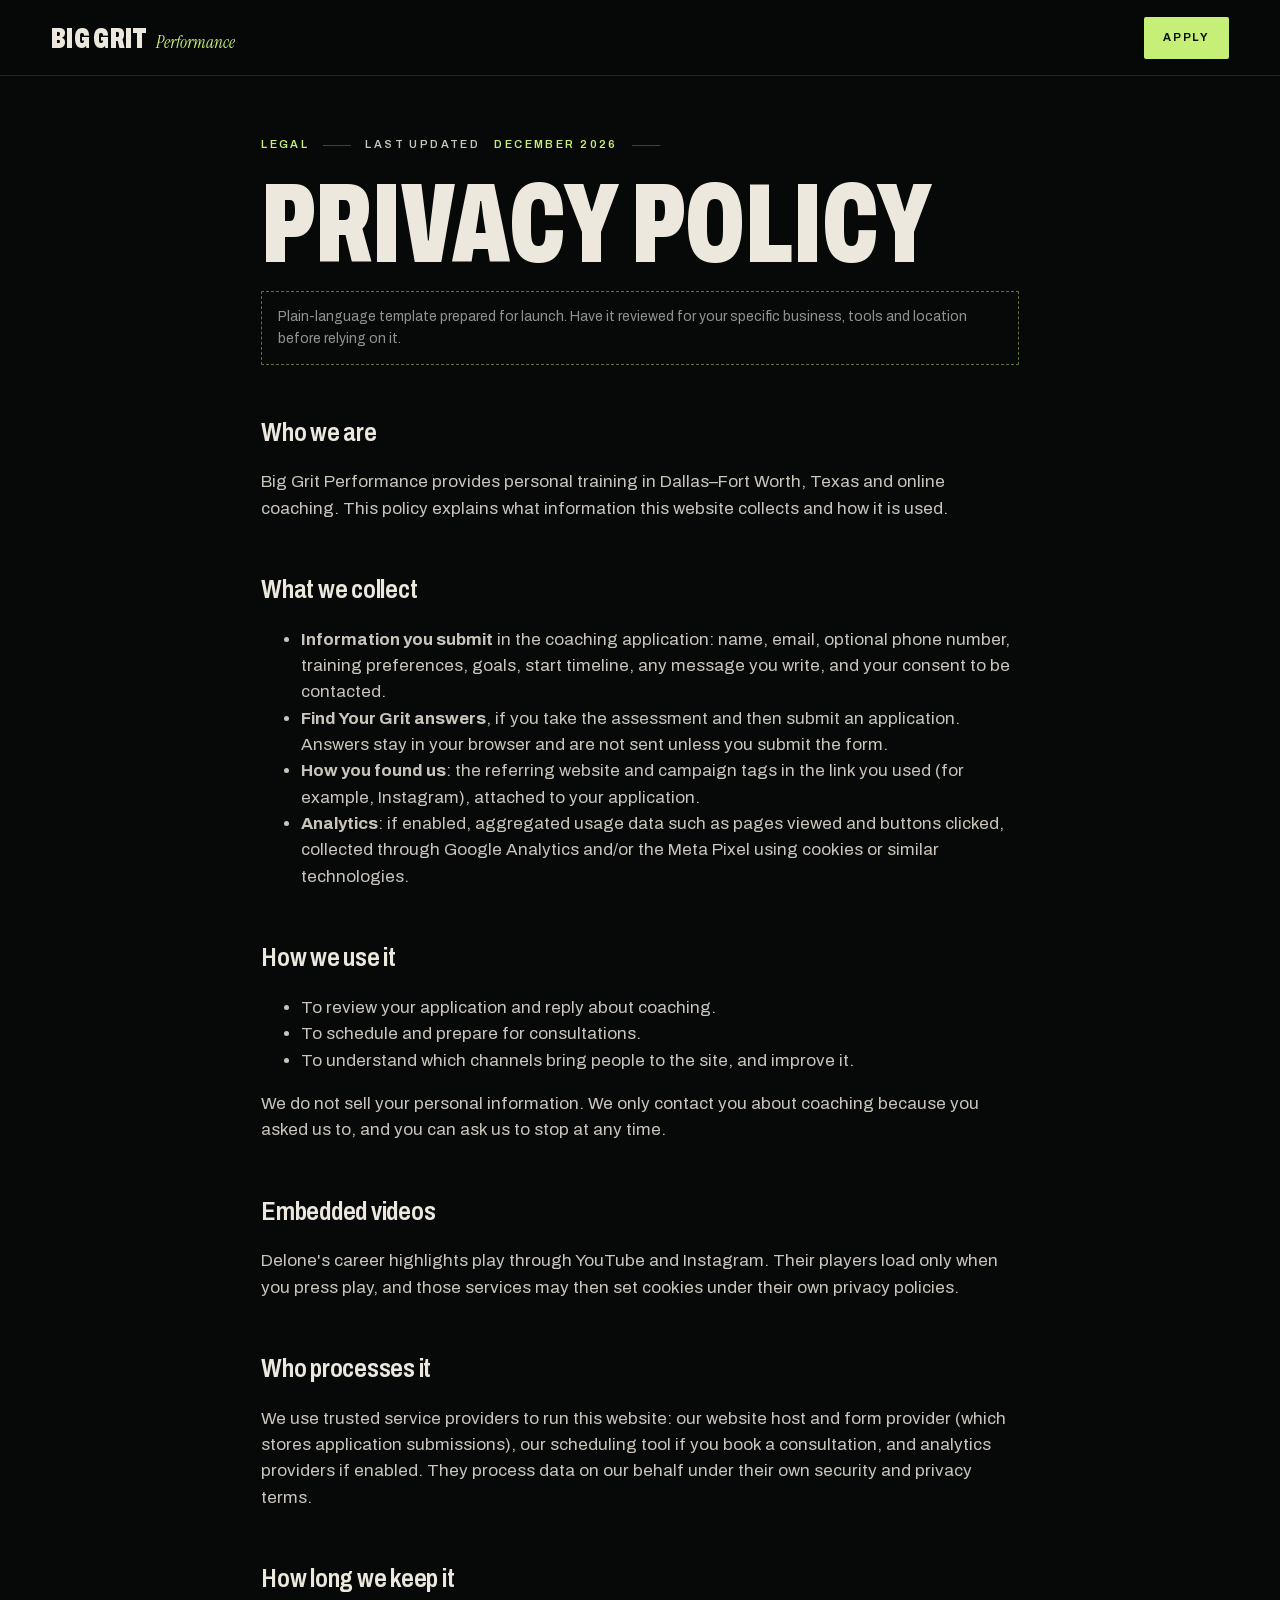
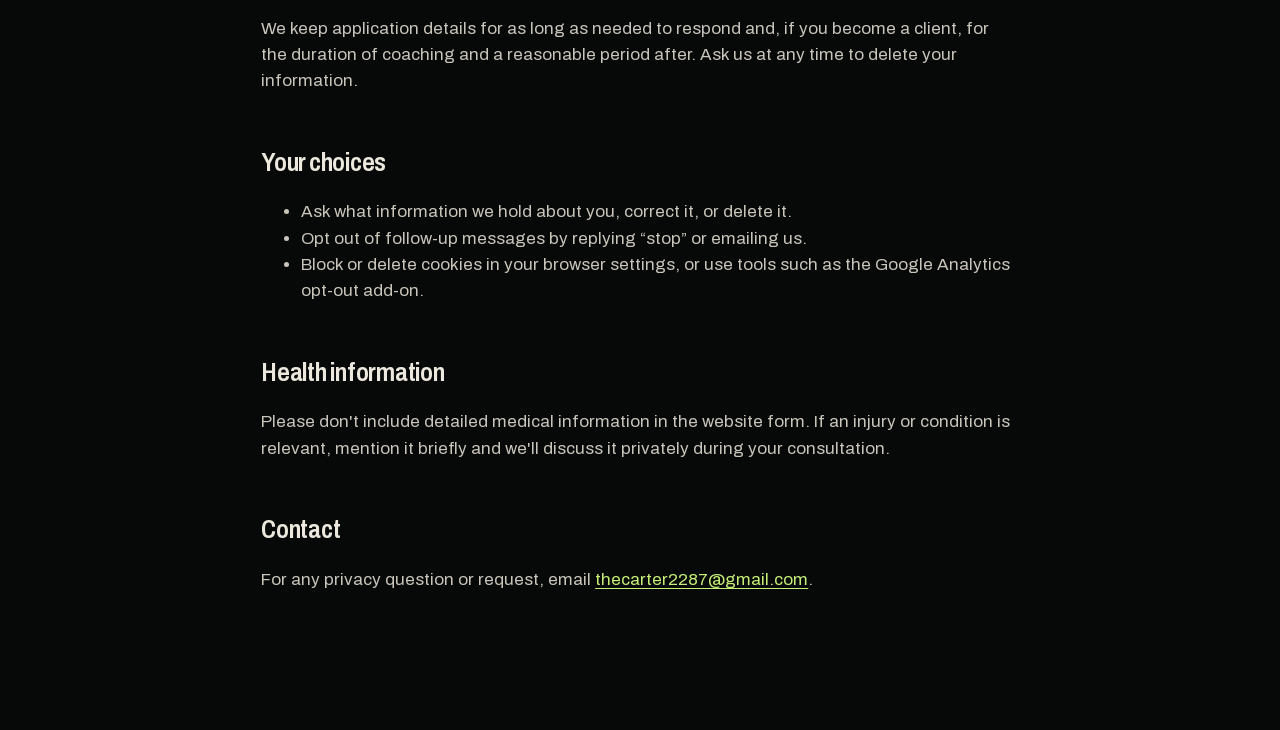
<file: big-grit/privacy.html>
<!doctype html>
<html lang="en">
<head>
<meta charset="utf-8">
<meta name="viewport" content="width=device-width, initial-scale=1">
<title>Privacy Policy — Big Grit Performance</title>
<meta name="description" content="How Big Grit Performance collects and uses the information you share through this website.">
<meta name="robots" content="noindex, follow">
<meta name="theme-color" content="#070908">
<link rel="icon" href="favicon.svg" type="image/svg+xml">
<link rel="icon" href="favicon-32.png" sizes="32x32" type="image/png">
<link rel="stylesheet" href="assets/css/main.css">
<style>
  .legal { padding: calc(var(--nav-h) + 60px) 0 120px; }
  .legal .wrap { max-width: 860px; }
  .legal h1 { font-stretch: 62%; font-weight: 860; text-transform: uppercase; font-size: clamp(3.4rem, 9vw, 7rem); line-height: .86; margin: 24px 0 18px; }
  .legal h2 { font-stretch: 80%; font-weight: 640; font-size: 1.6rem; margin: 48px 0 12px; letter-spacing: -.01em; }
  .legal p, .legal li { color: var(--bone-2); }
  .legal a { color: var(--grit); text-decoration: underline; text-underline-offset: 3px; }
  .legal .note { border: 1px dashed rgba(198,239,120,.45); padding: 14px 16px; font-size: 14px; color: var(--mute); }
  .nav { background: rgba(7,9,8,.92); border-bottom: 1px solid var(--line); }
</style>
</head>
<body>
<header class="nav">
  <div class="nav-inner">
    <a class="logo" href="./"><span class="logo-word">BIG GRIT</span><span class="logo-sub">Performance</span></a>
    <a class="btn btn--grit btn--sm" href="./#apply"><span>Apply</span></a>
  </div>
</header>
<main class="legal">
  <div class="wrap">
    <p class="label"><span>Legal</span> Last updated <span data-updated>2026</span></p>
    <h1>Privacy policy</h1>
    <p class="note">Plain-language template prepared for launch. Have it reviewed for your specific business, tools and location before relying on it.</p>

    <h2>Who we are</h2>
    <p>Big Grit Performance provides personal training in Dallas–Fort Worth, Texas and online coaching. This policy explains what information this website collects and how it is used.</p>

    <h2>What we collect</h2>
    <ul>
      <li><strong>Information you submit</strong> in the coaching application: name, email, optional phone number, training preferences, goals, start timeline, any message you write, and your consent to be contacted.</li>
      <li><strong>Find Your Grit answers</strong>, if you take the assessment and then submit an application. Answers stay in your browser and are not sent unless you submit the form.</li>
      <li><strong>How you found us</strong>: the referring website and campaign tags in the link you used (for example, Instagram), attached to your application.</li>
      <li><strong>Analytics</strong>: if enabled, aggregated usage data such as pages viewed and buttons clicked, collected through Google Analytics and/or the Meta Pixel using cookies or similar technologies.</li>
    </ul>

    <h2>How we use it</h2>
    <ul>
      <li>To review your application and reply about coaching.</li>
      <li>To schedule and prepare for consultations.</li>
      <li>To understand which channels bring people to the site, and improve it.</li>
    </ul>
    <p>We do not sell your personal information. We only contact you about coaching because you asked us to, and you can ask us to stop at any time.</p>

    <h2>Embedded videos</h2>
    <p>Delone's career highlights play through YouTube and Instagram. Their players load only when you press play, and those services may then set cookies under their own privacy policies.</p>

    <h2>Who processes it</h2>
    <p>We use trusted service providers to run this website: our website host and form provider (which stores application submissions), our scheduling tool if you book a consultation, and analytics providers if enabled. They process data on our behalf under their own security and privacy terms.</p>

    <h2>How long we keep it</h2>
    <p>We keep application details for as long as needed to respond and, if you become a client, for the duration of coaching and a reasonable period after. Ask us at any time to delete your information.</p>

    <h2>Your choices</h2>
    <ul>
      <li>Ask what information we hold about you, correct it, or delete it.</li>
      <li>Opt out of follow-up messages by replying “stop” or emailing us.</li>
      <li>Block or delete cookies in your browser settings, or use tools such as the Google Analytics opt-out add-on.</li>
    </ul>

    <h2>Health information</h2>
    <p>Please don't include detailed medical information in the website form. If an injury or condition is relevant, mention it briefly and we'll discuss it privately during your consultation.</p>

    <h2>Contact</h2>
    <p data-contact>For any privacy question or request, contact Big Grit Performance through the application form on our website.</p>
  </div>
</main>
<script src="config/site.config.js"></script>
<script>
  (function () {
    var s = window.BIG_GRIT_SITE || {};
    var el = document.querySelector('[data-contact]');
    if (s.contactEmail && el) {
      el.textContent = 'For any privacy question or request, email ';
      var a = document.createElement('a'); a.href = 'mailto:' + s.contactEmail; a.textContent = s.contactEmail;
      el.appendChild(a); el.appendChild(document.createTextNode('.'));
    }
    var u = document.querySelector('[data-updated]'); if (u) u.textContent = new Date(document.lastModified).toLocaleDateString('en-US', { year: 'numeric', month: 'long' });
  })();
</script>
</body>
</html>
</file>
<file: big-grit/assets/css/main.css>
/* ==========================================================================
   BIG GRIT PERFORMANCE — main stylesheet
   1. Fonts & tokens   2. Base   3. Type   4. Buttons   5. Nav & menu
   6. Hero   7. Marquee   8. Sections   9. Philosophy   10. Band
   11. Founder   12. Coaching   13. Assessment   14. Results   15. Products
   16. Apply   17. Closing   18. Footer   19. Media slots   20. Utilities
   21. Motion states   22. Responsive
   ========================================================================== */

/* 1. Fonts & tokens ------------------------------------------------------- */
@font-face {
  font-family: "Archivo";
  src: url("../fonts/archivo-var-latin.woff2") format("woff2-variations"),
       url("../fonts/archivo-var-latin.woff2") format("woff2");
  font-weight: 100 900;
  font-stretch: 62% 125%;
  font-style: normal;
  font-display: swap;
}
@font-face {
  font-family: "Instrument Serif";
  src: url("../fonts/instrument-serif-italic-latin.woff2") format("woff2");
  font-weight: 400;
  font-style: italic;
  font-display: swap;
}

:root {
  --ink: #070908;
  --ink-2: #0c100e;
  --ink-3: #131916;
  --forest: #12261f;
  --bone: #ece8de;
  --bone-2: #c9c5bb;
  --mute: #8d948e;
  --dim: #7f8681;
  --line: rgba(236, 232, 222, .12);
  --line-2: rgba(236, 232, 222, .26);
  --grit: #c6ef78;
  --grit-ink: #0b1207;
  --warn: #ffb48f;

  --f-sans: "Archivo", "Helvetica Neue", Arial, sans-serif;
  --f-serif: "Instrument Serif", "Times New Roman", serif;
  --f-mono: ui-monospace, "SF Mono", Menlo, Consolas, monospace;

  --pad: clamp(16px, 4vw, 64px);
  --max: 1720px;
  --nav-h: 76px;
  --ease: cubic-bezier(.22, 1, .36, 1);
  --ease-in-out: cubic-bezier(.76, 0, .24, 1);
  color-scheme: dark;
}

/* 2. Base ------------------------------------------------------------------ */
*, *::before, *::after { box-sizing: border-box; }
html { -webkit-text-size-adjust: 100%; text-size-adjust: 100%; scroll-padding-top: var(--nav-h); overflow-x: clip; }
html:not(.lenis) { scroll-behavior: smooth; }
html.lenis, html.lenis body { height: auto; }
.lenis.lenis-smooth { scroll-behavior: auto !important; }
.lenis.lenis-stopped { overflow: hidden; }
body {
  margin: 0;
  background: var(--ink);
  color: var(--bone);
  font-family: var(--f-sans);
  font-size: 17px;
  line-height: 1.55;
  -webkit-font-smoothing: antialiased;
  -moz-osx-font-smoothing: grayscale;
  overflow-x: clip;
}
img, video, svg { display: block; max-width: 100%; }
a { color: inherit; text-decoration: none; }
button, input, select, textarea { font: inherit; color: inherit; }
button { cursor: pointer; background: none; border: 0; padding: 0; }
::selection { background: var(--grit); color: var(--grit-ink); }
:focus-visible { outline: 2px solid var(--grit); outline-offset: 3px; }
[hidden] { display: none !important; }
main { display: block; }

.skip {
  position: fixed; left: 12px; top: 12px; z-index: 1000;
  background: var(--grit); color: var(--grit-ink); padding: 12px 18px;
  font-weight: 700; transform: translateY(-200%); transition: transform .2s;
}
.skip:focus { transform: none; }
.visually-hidden {
  position: absolute !important; width: 1px; height: 1px; overflow: hidden;
  clip: rect(0 0 0 0); clip-path: inset(50%); white-space: nowrap;
}
.wrap { width: 100%; max-width: var(--max); margin-inline: auto; padding-inline: var(--pad); }

/* 3. Type ------------------------------------------------------------------ */
.label, .eyebrow {
  font-size: 11px; font-weight: 600; letter-spacing: .22em; text-transform: uppercase;
  color: var(--mute); margin: 0; display: flex; align-items: center; gap: 14px;
}
.label span { color: var(--grit); font-variant-numeric: tabular-nums; }
.label span::after { content: ""; display: inline-block; width: 28px; height: 1px; background: var(--line-2); vertical-align: middle; margin-left: 14px; }
.eyebrow .dot { width: 6px; height: 6px; border-radius: 50%; background: var(--grit); box-shadow: 0 0 0 4px rgba(198,239,120,.14); }

.line { display: block; overflow: hidden; padding-bottom: .07em; margin-bottom: -.07em; }
.line > span { display: inline-block; will-change: transform; }
.line--serif { padding-bottom: .16em; margin-bottom: -.16em; }

.sec-title, .hero-title, .founder-name, .closing-title, .band-type, .footer-mark, .offer-title, .pillars h3, .chapter h3, .result-title, .menu-list span {
  font-family: var(--f-sans);
  font-stretch: 62%;
  font-weight: 860;
  text-transform: uppercase;
  letter-spacing: -.004em;
  line-height: .84;
}
.line--serif, .serif, .statement em, .done-title em {
  font-family: var(--f-serif);
  font-style: italic;
  font-weight: 400;
  text-transform: none;
  letter-spacing: -.02em;
}
.sec-title { font-size: clamp(3.4rem, 9vw, 10rem); margin: 0; }
.sec-title .line--serif { font-size: 1.08em; line-height: .8; color: var(--bone-2); }
.fine { font-size: 13px; color: var(--mute); line-height: 1.6; }

/* 4. Buttons --------------------------------------------------------------- */
.btn {
  --h: 54px;
  position: relative; display: inline-flex; align-items: center; justify-content: center; gap: 14px;
  min-height: var(--h); padding: 0 26px;
  font-size: 12px; font-weight: 700; letter-spacing: .16em; text-transform: uppercase; line-height: 1;
  border: 1px solid transparent; border-radius: 2px; overflow: hidden; isolation: isolate;
  transition: color .45s var(--ease), border-color .45s var(--ease);
  -webkit-tap-highlight-color: transparent;
}
.btn::before {
  content: ""; position: absolute; inset: 0; z-index: -1;
  transform: scaleY(0); transform-origin: 50% 100%;
  transition: transform .55s var(--ease);
}
.btn:hover::before, .btn:focus-visible::before { transform: scaleY(1); }
.btn .arrow { transition: transform .45s var(--ease); }
.btn:hover .arrow { transform: translateX(5px); }
.btn--grit { background: var(--grit); color: var(--grit-ink); }
.btn--grit::before { background: var(--bone); }
.btn--line { border-color: var(--line-2); color: var(--bone); }
.btn--line::before { background: var(--bone); }
.btn--line:hover, .btn--line:focus-visible { color: var(--ink); border-color: var(--bone); }
.btn--ghost { color: var(--bone-2); padding: 0 6px; }
.btn--ghost::before { display: none; }
.btn--ghost:hover { color: var(--grit); }
.btn--ghost:disabled { opacity: .3; cursor: default; }
.btn--sm { --h: 42px; padding: 0 18px; font-size: 11px; }
.btn--lg { --h: 62px; padding: 0 32px; font-size: 13px; }
.btn--block { width: 100%; }
.btn[aria-busy="true"] { pointer-events: none; opacity: .75; }

.arrow {
  display: inline-block; width: 18px; height: 10px; flex: none;
  background: currentColor;
  -webkit-mask: url("data:image/svg+xml,%3Csvg xmlns='http://www.w3.org/2000/svg' viewBox='0 0 18 10'%3E%3Cpath d='M0 4.25h15.2L12 1.06 13.06 0 18 5l-4.94 5L12 8.94l3.2-3.19H0z'/%3E%3C/svg%3E") center/contain no-repeat;
          mask: url("data:image/svg+xml,%3Csvg xmlns='http://www.w3.org/2000/svg' viewBox='0 0 18 10'%3E%3Cpath d='M0 4.25h15.2L12 1.06 13.06 0 18 5l-4.94 5L12 8.94l3.2-3.19H0z'/%3E%3C/svg%3E") center/contain no-repeat;
}
.link-arrow {
  display: inline-flex; align-items: center; gap: 14px; margin-top: 28px;
  font-size: 12px; font-weight: 700; letter-spacing: .16em; text-transform: uppercase;
  color: var(--grit); border-bottom: 1px solid currentColor; padding-bottom: 8px;
}
.link-arrow .arrow { transition: transform .45s var(--ease); }
.link-arrow:hover .arrow { transform: translateX(6px); }

/* 19. Media slots ---------------------------------------------------------- */
.media { position: relative; overflow: hidden; background: var(--ink-3); }
.media > img, .media > video, .media > picture, .media > picture > img {
  position: absolute; inset: 0; width: 100%; height: 100%; object-fit: cover; object-position: var(--focus, 50% 50%);
}
.media > video { background: transparent; }
.mf-backdrop { position: absolute; inset: -8%; background: var(--bg) center/cover no-repeat; filter: blur(40px) brightness(.36) saturate(.8); }
.media.is-framed > img, .media.is-framed > picture > img { object-fit: contain; }
.media[data-state="fallback"] > img, .media[data-state="fallback"] > picture > img { filter: saturate(.85); }
.media[data-state="empty"][data-optional] { display: none; }
.ph {
  position: absolute; inset: 0; z-index: 2; display: flex; flex-direction: column; justify-content: flex-end; gap: 6px;
  padding: clamp(12px, 1.4vw, 20px);
  font: 500 11px/1.5 var(--f-mono); color: var(--bone-2); letter-spacing: 0;
  border: 1px dashed rgba(198, 239, 120, .45);
  background: repeating-linear-gradient(135deg, rgba(236,232,222,.035) 0 1px, transparent 1px 14px), var(--ink-3);
  pointer-events: none;
}
.ph--over { background: linear-gradient(0deg, rgba(7,9,8,.9) 0%, rgba(7,9,8,.25) 55%, rgba(7,9,8,.1) 100%); }
.ph b { color: var(--grit); font-weight: 600; letter-spacing: .14em; text-transform: uppercase; font-family: var(--f-sans); font-size: 10px; }
.ph code { color: var(--bone); font-family: var(--f-mono); word-break: break-all; }
.ph i { font-style: normal; color: var(--mute); }

/* 5. Nav & menu ------------------------------------------------------------ */
.nav {
  position: fixed; inset: 0 0 auto; z-index: 90; height: var(--nav-h);
  transition: transform .6s var(--ease), background-color .4s;
}
.nav.is-solid { background: rgba(7, 9, 8, .92); border-bottom: 1px solid var(--line); }
.nav.is-hidden { transform: translateY(-100%); }
.nav-inner {
  height: 100%; display: flex; align-items: center; justify-content: space-between; gap: 24px;
  max-width: var(--max); margin: 0 auto; padding-inline: var(--pad);
}
.logo { display: inline-flex; align-items: baseline; gap: 8px; line-height: 1; }
.logo-word { font-stretch: 62%; font-weight: 900; font-size: 30px; letter-spacing: .01em; }
.logo-sub { font-family: var(--f-serif); font-style: italic; font-size: 17px; color: var(--grit); }
.nav-links { display: flex; gap: clamp(18px, 2.4vw, 40px); }
.nav-links a {
  position: relative; font-size: 12px; font-weight: 600; letter-spacing: .14em; text-transform: uppercase;
  color: var(--bone-2); padding: 6px 0;
}
.nav-links a::after {
  content: ""; position: absolute; left: 0; right: 0; bottom: 0; height: 1px; background: var(--grit);
  transform: scaleX(0); transform-origin: right; transition: transform .5s var(--ease);
}
.nav-links a:hover, .nav-links a.is-active { color: var(--bone); }
.nav-links a:hover::after, .nav-links a.is-active::after { transform: scaleX(1); transform-origin: left; }
.nav-actions { display: flex; align-items: center; gap: 18px; }
.menu-toggle {
  display: inline-flex; align-items: center; gap: 12px; height: 42px; padding: 0 4px;
  font-size: 12px; font-weight: 600; letter-spacing: .16em; text-transform: uppercase;
}
.menu-toggle-icon { position: relative; width: 26px; height: 10px; }
.menu-toggle-icon i { position: absolute; left: 0; right: 0; height: 1.5px; background: currentColor; transition: transform .5s var(--ease), top .5s var(--ease); }
.menu-toggle-icon i:first-child { top: 0; }
.menu-toggle-icon i:last-child { top: 8px; }
.menu-open .menu-toggle-icon i:first-child { top: 4px; transform: rotate(45deg); }
.menu-open .menu-toggle-icon i:last-child { top: 4px; transform: rotate(-45deg); }

.menu {
  position: fixed; inset: 0; z-index: 80; background: var(--ink);
  display: grid; grid-template-columns: minmax(0, 38%) 1fr;
  clip-path: inset(0 0 100% 0);
}
.menu-media { position: relative; height: 100%; }
.menu-media::after { content: ""; position: absolute; inset: 0; background: linear-gradient(90deg, transparent 50%, var(--ink)); }
.menu-inner { display: flex; flex-direction: column; justify-content: space-between; padding: calc(var(--nav-h) + 4vh) var(--pad) 40px; overflow-y: auto; }
.menu-list { list-style: none; margin: 0; padding: 0; }
.menu-list li { overflow: hidden; border-bottom: 1px solid var(--line); }
.menu-list a { display: flex; align-items: baseline; gap: 22px; padding: 1.3vh 0; transition: color .3s, transform .6s var(--ease); }
.menu-list small { font-size: 11px; font-weight: 600; letter-spacing: .16em; color: var(--grit); width: 26px; }
.menu-list span { font-size: clamp(2.8rem, 7.4vh, 6.4rem); line-height: .9; }
.menu-list a:hover { color: var(--grit); transform: translateX(14px); }
.menu-foot { display: flex; justify-content: space-between; gap: 24px; margin-top: 32px; font-size: 13px; color: var(--mute); }
.menu-foot p { margin: 0; }
.menu-social { display: flex; gap: 20px; }
.menu-social a:hover { color: var(--grit); }

/* 6. Hero ------------------------------------------------------------------ */
.hero {
  position: relative; min-height: 100vh; min-height: 100svh; overflow: hidden;
  display: flex; flex-direction: column; justify-content: flex-end;
  padding-top: var(--nav-h);
  background: var(--ink);
}
.hero-stage { position: absolute; inset: 0; z-index: 0; overflow: hidden; }
.hero-slides { z-index: 1; }
.hero-shade { z-index: 2; }
.hero-base, .hero-slides, .slide { position: absolute; inset: 0; }
.hero-base img, .slide-media {
  position: absolute; inset: 0; width: 100%; height: 100%; object-fit: cover;
  object-position: var(--focus, 55% 30%);
}
.slide { overflow: hidden; }
.slide-media { transform-origin: var(--focus, 50% 50%); }
.slide-cap { display: none; }

/* "frame" fit: a portrait still presented sharp at full height on wide screens */
.frame-backdrop { display: none; }
.frame-box { position: absolute; inset: 0; overflow: hidden; }
.frame-box .slide-media { position: absolute; inset: 0; width: 100%; height: 100%; }
@media (min-aspect-ratio: 1/1) {
  .hero-base::before, .frame-backdrop {
    content: ""; display: block; position: absolute; inset: -6%;
    background: var(--bg) center/cover no-repeat;
    filter: blur(42px) brightness(.32) saturate(.8);
  }
  .hero-base::before { background-image: url("../../media/founder/delone-row-color.webp"); }
  .hero-base img, .slide--frame .frame-box {
    --ar: 1200 / 1800;
    -webkit-mask-image: linear-gradient(90deg, transparent 0%, #000 22%, #000 88%, transparent 100%);
            mask-image: linear-gradient(90deg, transparent 0%, #000 22%, #000 88%, transparent 100%);
    left: auto; right: clamp(0px, 7vw, 160px); width: auto; height: 100%;
    aspect-ratio: var(--ar, 731 / 1081); max-width: 62%;
  }
}

.hero-shade {
  position: absolute; inset: 0;
  background:
    linear-gradient(90deg, rgba(7,9,8,.9) 0%, rgba(7,9,8,.55) 38%, rgba(7,9,8,.05) 70%),
    linear-gradient(0deg, rgba(7,9,8,.95) 0%, rgba(7,9,8,0) 42%),
    linear-gradient(180deg, rgba(7,9,8,.6) 0%, rgba(7,9,8,0) 22%);
}
.hero-content {
  position: relative; z-index: 2; width: 100%; max-width: var(--max); margin: 0 auto;
  padding: 0 var(--pad) clamp(28px, 5vh, 56px);
}
.hero-eyebrow { color: var(--bone-2); margin-bottom: clamp(18px, 3vh, 30px); }
.hero-title { font-size: min(13.4vw, 22vh); margin: 0 0 clamp(20px, 3.4vh, 36px); }
.hero-title .line--serif { font-size: 1.1em; line-height: .78; margin-left: .42em; color: var(--bone); }
.hero-lede { max-width: 33rem; margin: 0 0 clamp(22px, 3.6vh, 34px); color: var(--bone-2); font-size: clamp(15px, 1.15vw, 18px); }
.hero-lede strong { color: var(--bone); font-weight: 600; }
.hero-ctas { display: flex; flex-wrap: wrap; gap: 12px; }

.hero-foot {
  position: relative; z-index: 2; width: 100%; max-width: var(--max); margin: 0 auto;
  display: flex; align-items: center; justify-content: space-between; gap: 24px;
  padding: 18px var(--pad); border-top: 1px solid var(--line);
  font-size: 11px; font-weight: 600; letter-spacing: .18em; text-transform: uppercase; color: var(--bone-2);
}
.creds { list-style: none; margin: 0; padding: 0; display: flex; flex-wrap: wrap; gap: 8px 28px; }
.creds li { display: flex; align-items: center; gap: 28px; }
.creds li + li::before { content: ""; width: 4px; height: 4px; background: var(--grit); margin-left: -28px; transform: translateX(12px); }
.hero-meta { display: flex; align-items: center; gap: 18px; }
.hero-count { font-variant-numeric: tabular-nums; color: var(--mute); }
.hero-count b { color: var(--bone); font-weight: 600; }
.hero-caption { min-width: 12ch; color: var(--bone); }
.hero-progress { position: relative; width: 84px; height: 1px; background: var(--line-2); overflow: hidden; }
.hero-progress i { position: absolute; inset: 0; background: var(--grit); transform-origin: left; transform: scaleX(0); }
.hero-pause { width: 34px; height: 34px; display: grid; place-items: center; border: 1px solid var(--line-2); border-radius: 50%; color: var(--bone); }
.hero-pause svg { width: 10px; height: 10px; fill: currentColor; }
.hero-pause .i-play { display: none; }
.hero-pause[aria-pressed="true"] .i-play { display: block; }
.hero-pause[aria-pressed="true"] .i-pause { display: none; }
.hero-pause:hover { border-color: var(--grit); color: var(--grit); }
.scroll-cue { position: absolute; z-index: 2; right: var(--pad); bottom: 92px; width: 1px; height: 64px; background: var(--line-2); overflow: hidden; }
.scroll-cue span { position: absolute; inset: 0; background: var(--grit); animation: cue 2.2s var(--ease-in-out) infinite; }
@keyframes cue { 0% { transform: translateY(-100%); } 60%, 100% { transform: translateY(100%); } }

/* Brand reveal */
.intro { position: fixed; inset: 0; z-index: 200; pointer-events: none; display: none; }
.intro-pending .intro, .intro.is-on { display: block; }
.intro { background: var(--ink); }
.intro-svg { position: absolute; left: 50%; top: 50%; width: min(88vw, 1100px); transform: translate(-50%, -50%); overflow: visible; }
.intro-text {
  font-family: var(--f-sans); font-stretch: 62%; font-weight: 900; font-size: 236px;
  fill: var(--bone); fill-opacity: 0; stroke: var(--bone); stroke-width: 1.4;
  stroke-dasharray: 900; stroke-dashoffset: 900;
}

/* Entrance: the stage opens as a portrait window, stills cut in, then it expands to full bleed */
html.motion .hero-stage { clip-path: inset(11% calc(clamp(0px, 7vw, 160px) + 3%) 11% 55%); }
@media (max-aspect-ratio: 1/1) { html.motion .hero-stage { clip-path: inset(15% 12% 38% 12%); } }
.hero-flash { position: absolute; inset: 0; z-index: 1; pointer-events: none; }
.flash-still { position: absolute; inset: 0; overflow: hidden; clip-path: inset(100% 0 0 0); }
.flash-still img { position: absolute; inset: 0; width: 100%; height: 100%; object-fit: cover; object-position: var(--focus, 50% 35%); transform-origin: var(--focus, 50% 35%); }

/* Hero quick-start: Find Your Grit step 1, right in the opening */
.hero-quick { display: none; }
@media (min-width: 1100px) and (min-height: 700px) {
  .hero-quick {
    display: block; position: absolute; z-index: 3;
    right: max(var(--pad), calc((100vw - var(--max)) / 2 + var(--pad))); bottom: 92px;
    width: 340px; padding: 22px; background: rgba(7, 9, 8, .8); border: 1px solid var(--line-2);
  }
}
@media (max-height: 820px) { .hq-film { display: none !important; } }
.hq-film { display: grid; grid-template-columns: 96px 1fr; gap: 14px; align-items: center; width: 100%; text-align: left; padding-bottom: 18px; margin-bottom: 18px; border-bottom: 1px solid var(--line); }
.hq-thumb { position: relative; display: block; width: 96px; aspect-ratio: 16 / 10; overflow: hidden; }
.hq-thumb img { width: 100%; height: 100%; object-fit: cover; object-position: 50% 22%; transition: transform .8s var(--ease); }
.hq-film:hover .hq-thumb img { transform: scale(1.08); }
.hq-play { position: absolute; left: 50%; top: 50%; width: 30px; height: 30px; margin: -15px 0 0 -15px; border-radius: 50%; background: var(--grit); }
.hq-play::after { content: ""; position: absolute; left: 12px; top: 9px; border-left: 9px solid var(--grit-ink); border-top: 6px solid transparent; border-bottom: 6px solid transparent; }
.hq-film-txt { font-size: 14px; font-weight: 500; line-height: 1.35; }
.hq-film-txt small { display: block; font-size: 10px; font-weight: 600; letter-spacing: .2em; text-transform: uppercase; color: var(--grit); margin-bottom: 4px; }
.hq-step { display: flex; align-items: center; gap: 12px; font-size: 11px; font-weight: 600; letter-spacing: .18em; text-transform: uppercase; color: var(--grit); }
.hq-step i { position: relative; flex: 1; height: 1px; background: var(--line-2); }
.hq-step b { position: absolute; inset: 0 80% 0 0; background: var(--grit); }
.hq-q { display: block; margin: 14px 0; font-stretch: 80%; font-weight: 640; font-size: 22px; line-height: 1.1; letter-spacing: -.01em; }
.hq-row { display: flex; gap: 8px; }
.hq-select { flex: 1; }
.hq-select::after { right: 16px; }
.hq-select select { width: 100%; height: 48px; padding: 0 38px 0 14px; background: transparent; border: 1px solid var(--line-2); border-radius: 0; color: var(--bone); font-size: 14px; -webkit-appearance: none; appearance: none; cursor: pointer; }
.hq-select select:focus { outline: none; border-color: var(--grit); }
.hq-select select option { background: var(--ink-2); }
.hq-next { flex: none; width: 48px; height: 48px; display: grid; place-items: center; background: var(--grit); color: var(--grit-ink); transition: background .3s, opacity .3s; }
.hq-next:hover:not(:disabled) { background: var(--bone); }
.hq-next:disabled { opacity: .3; cursor: default; }
.hq-fine { margin: 12px 0 0; font-size: 12px; color: var(--mute); }

/* Character-level reveals */
.ch { display: inline-block; will-change: transform; }
html.motion [data-split-chars] .ch { transform: translateY(112%); }
.intro-panel { position: absolute; left: 0; right: 0; height: 50.5%; background: var(--ink); }
.intro-panel--top { top: 0; }
.intro-panel--bottom { bottom: 0; }
.intro-mark { position: absolute; inset: 0; display: flex; align-items: center; justify-content: center; gap: .22em; font-stretch: 62%; font-weight: 900; font-size: clamp(4rem, 16vw, 15rem); line-height: .84; }
.intro-word { display: block; overflow: hidden; }
.intro-word > span { display: block; }
.intro-word:last-child { color: var(--grit); }

/* 7. Marquee --------------------------------------------------------------- */
.marquee { overflow: hidden; border-block: 1px solid var(--line); padding: clamp(14px, 2vw, 26px) 0; background: var(--ink); }
.marquee-track {
  display: flex; align-items: center; gap: clamp(22px, 3vw, 48px); width: max-content;
  font-stretch: 62%; font-weight: 860; text-transform: uppercase; line-height: 1;
  font-size: clamp(2.6rem, 7vw, 7.4rem); white-space: nowrap; will-change: transform;
  animation: marquee 38s linear infinite;
}
html.motion .marquee-track { animation: none; }
.marquee-track .serif { font-size: 1.08em; color: var(--bone-2); text-transform: none; }
.marquee-track b { font-size: .32em; color: var(--grit); font-weight: 400; }
@keyframes marquee { to { transform: translateX(-50%); } }

/* 8. Sections -------------------------------------------------------------- */
.section { position: relative; padding: clamp(96px, 13vw, 200px) 0; }
.sec-head { margin-bottom: clamp(40px, 6vw, 90px); }
.sec-head .label { margin-bottom: clamp(22px, 3vw, 36px); }
.sec-head--split { display: grid; gap: 0; }

/* 9. Philosophy ------------------------------------------------------------ */
.statement {
  margin: 0 0 clamp(70px, 10vw, 150px);
  font-size: clamp(2.1rem, 5.3vw, 6rem); line-height: 1.02; letter-spacing: -.028em;
  font-stretch: 84%; font-weight: 560; max-width: 17em;
}
.statement em { color: var(--grit); font-size: 1.06em; }
.statement .w { display: inline-block; }
.philo-grid { display: grid; grid-template-columns: 5fr 1fr 6fr; grid-template-rows: auto auto; }
.philo-grid > * { min-width: 0; }
.philo-film { grid-column: 1; grid-row: 1 / span 2; margin: 0; align-self: start; position: sticky; top: calc(var(--nav-h) + 24px); }
.philo-film .media { aspect-ratio: 4 / 5; }
.philo-film, .philo-detail, .film, .apply-media { overflow: hidden; }
.cap { margin-top: 14px; font-size: 11px; font-weight: 600; letter-spacing: .18em; text-transform: uppercase; color: var(--mute); }
.philo-copy { grid-column: 3; }
.lead { font-size: clamp(18px, 1.5vw, 23px); line-height: 1.5; color: var(--bone-2); margin: 0 0 clamp(40px, 5vw, 70px); max-width: 32em; }
.pillars { list-style: none; margin: 0; padding: 0; counter-reset: p; }
.pillars li { display: grid; grid-template-columns: 70px 1fr; column-gap: 20px; padding: 30px 0 34px; border-top: 1px solid var(--line); }
.pillars li:last-child { border-bottom: 1px solid var(--line); }
.pillar-n { grid-row: span 2; font-size: 12px; font-weight: 600; letter-spacing: .14em; color: var(--grit); padding-top: 10px; }
.pillars h3 { margin: 0 0 12px; font-size: clamp(2.4rem, 4vw, 4.2rem); }
.pillars p { margin: 0; color: var(--mute); max-width: 30em; }
.philo-detail { grid-column: 3; margin: clamp(48px, 6vw, 90px) 0 0 auto; width: min(68%, 460px); }
.philo-detail .media { aspect-ratio: 4 / 3; }

/* 10. Band ----------------------------------------------------------------- */
.band { position: relative; height: 92vh; height: 92svh; min-height: 520px; overflow: hidden; display: flex; align-items: center; }
.band-media { position: absolute; inset: -12% 0; }
.band-shade { position: absolute; inset: 0; background: radial-gradient(ellipse at center, rgba(7,9,8,.25), rgba(7,9,8,.78)); }
.band-type {
  position: relative; z-index: 2; width: 100%; margin: 0; padding: 0 var(--pad);
  display: flex; flex-direction: column; font-size: clamp(5rem, 17vw, 20rem);
}
.band-type span { display: block; }
.band-type span:last-child { align-self: flex-end; font-family: var(--f-serif); font-style: italic; font-weight: 400; text-transform: none; color: var(--grit); font-size: .92em; line-height: .9; }

/* 11. Founder -------------------------------------------------------------- */
.founder-name { font-size: clamp(5rem, 21vw, 25rem); margin: 0; }
.founder-name .line:last-child { text-align: right; color: var(--bone-2); }
.founder-roles { display: flex; flex-wrap: wrap; gap: 10px 32px; margin: clamp(24px, 3vw, 40px) 0 0; font-size: 12px; font-weight: 600; letter-spacing: .2em; text-transform: uppercase; color: var(--bone-2); }
.founder-roles span { display: inline-flex; align-items: center; gap: 14px; }
.founder-roles span::before { content: ""; width: 8px; height: 8px; background: var(--grit); }

.chapters { display: grid; grid-template-columns: 1fr 1fr; gap: clamp(32px, 6vw, 110px); margin-top: clamp(60px, 9vw, 140px); }
.chapters-media { position: relative; }
.chapters-frame { position: sticky; top: calc(var(--nav-h) + 4vh); height: calc(100vh - var(--nav-h) - 8vh); height: calc(100svh - var(--nav-h) - 8vh); overflow: hidden; }
.chapters-base, .chapter-img { position: absolute; inset: 0; }
.chapter-img { clip-path: inset(100% 0 0 0); }
.chapter-img.is-active, .chapter-img.is-past { clip-path: inset(0 0 0 0); }
.chapter-img[data-state="empty"] { display: none; }
.chapters-num { position: absolute; left: 22px; bottom: 6px; z-index: 3; font-stretch: 62%; font-weight: 860; font-size: clamp(5rem, 11vw, 11rem); line-height: 1; color: var(--bone); mix-blend-mode: difference; }
.chapters-copy { padding-bottom: 6vh; }
.chapter { min-height: 78vh; min-height: 78svh; display: flex; flex-direction: column; justify-content: center; padding: 6vh 0; max-width: 34rem; }
.chapter-m { display: none; }
.chapter-k { font-size: 12px; font-weight: 600; letter-spacing: .2em; text-transform: uppercase; color: var(--mute); margin: 0 0 22px; }
.chapter-k span { color: var(--grit); margin-right: 10px; }
.chapter h3 { font-size: clamp(3rem, 5.4vw, 6.2rem); margin: 0 0 26px; }
.chapter p { font-size: clamp(17px, 1.3vw, 20px); color: var(--bone-2); margin: 0; }

.film { margin: clamp(80px, 10vw, 160px) 0 0; }
.film-frame { position: relative; aspect-ratio: 16 / 9; background: var(--ink-3); overflow: hidden; }
.film-frame > img, .film-frame > video, .film-frame > iframe { position: absolute; inset: 0; width: 100%; height: 100%; object-fit: cover; border: 0; }
.film-frame > img { filter: brightness(.55); transition: transform 1.2s var(--ease), filter .6s; }
.film-play {
  position: absolute; inset: 0; z-index: 2; display: grid; place-items: center; width: 100%;
}
.film-play span {
  width: clamp(92px, 10vw, 140px); aspect-ratio: 1; border-radius: 50%; display: grid; place-items: center;
  background: var(--grit); color: var(--grit-ink); font-size: 11px; font-weight: 700; letter-spacing: .18em; text-transform: uppercase;
  transition: transform .6s var(--ease);
}
.film-play:hover span { transform: scale(1.08); }
.film-play:hover ~ img { transform: scale(1.03); filter: brightness(.65); }
.film-cap { display: flex; justify-content: space-between; align-items: baseline; gap: 20px; margin-top: 18px; flex-wrap: wrap; }
.film-title { font-family: var(--f-serif); font-style: italic; font-size: clamp(1.4rem, 2.2vw, 2.2rem); color: var(--bone-2); }

/* Career reel */
.reel { margin-top: clamp(80px, 10vw, 160px); }
.reel-head { display: flex; justify-content: space-between; align-items: flex-end; gap: 24px 40px; flex-wrap: wrap; margin-bottom: clamp(24px, 3vw, 40px); }
.reel-title { margin: 18px 0 0; font-stretch: 62%; font-weight: 860; text-transform: uppercase; font-size: clamp(2.6rem, 5.2vw, 5.6rem); line-height: .88; }
.reel-title em { display: block; font-family: var(--f-serif); font-style: italic; font-weight: 400; text-transform: none; color: var(--grit); font-size: 1.06em; line-height: .9; }
.reel-intro { margin: 0; max-width: 24em; color: var(--bone-2); }
.reel-grid > * { min-width: 0; }
.reel-grid { display: grid; grid-template-columns: minmax(0, 2.1fr) minmax(0, 1fr); gap: clamp(18px, 2.4vw, 36px); align-items: start; }
.reel-player { position: relative; aspect-ratio: 16 / 9; background: #000; overflow: hidden; }
.reel-stage, .reel-yt, .reel-poster, .reel-vid { position: absolute; inset: 0; width: 100%; height: 100%; }
.reel-poster { object-fit: cover; filter: grayscale(.85) contrast(1.1) brightness(.5); opacity: 0; transition: opacity .5s; z-index: 2; }
.reel-player.is-poster .reel-poster { opacity: 1; }
.reel-yt { overflow: hidden; }
.reel-yt iframe { position: absolute; top: 50%; left: 50%; width: 100%; height: 100%; border: 0; transform: translate(-50%, -50%) scale(1.2); pointer-events: none; }
.reel-vid { object-fit: cover; }
.reel-player:not(.is-yt) .reel-yt { visibility: hidden; }
.reel-shield { position: absolute; inset: 0; z-index: 3; width: 100%; cursor: pointer; background: linear-gradient(180deg, rgba(7,9,8,.55) 0%, transparent 22%, transparent 62%, rgba(7,9,8,.8) 100%); }
.reel-segs { position: absolute; z-index: 4; top: 14px; left: 14px; right: 14px; display: flex; gap: 6px; }
.reel-seg { flex: 1; height: 3px; background: rgba(236,232,222,.28); cursor: pointer; position: relative; overflow: hidden; border-radius: 2px; }
.reel-seg::after { content: ""; position: absolute; inset: -10px 0; }
.reel-seg i { position: absolute; inset: 0; background: var(--grit); transform-origin: left; transform: scaleX(0); }
.reel-seg.is-done i { transform: scaleX(1); }
.reel-cap { position: absolute; left: 0; right: 90px; bottom: 0; z-index: 4; display: flex; flex-direction: column; gap: 6px; padding: clamp(14px, 2vw, 26px); pointer-events: none; }
.reel-cap span { font-size: 11px; font-weight: 600; letter-spacing: .2em; text-transform: uppercase; color: var(--grit); }
.reel-cap b { font-stretch: 70%; font-weight: 760; font-size: clamp(1.2rem, 2.4vw, 2.2rem); text-transform: uppercase; line-height: 1; }
.reel-link { position: absolute; z-index: 5; top: 50%; left: 50%; transform: translate(-50%, -50%); display: inline-flex; align-items: center; min-height: 52px; padding: 0 24px; background: var(--grit); color: var(--grit-ink); font-size: 12px; font-weight: 700; letter-spacing: .14em; text-transform: uppercase; }
.reel-link:hover { background: var(--bone); }
.reel-btns { position: absolute; z-index: 5; right: 12px; bottom: 12px; display: flex; gap: 8px; }
.reel-btn { width: 40px; height: 40px; display: grid; place-items: center; border-radius: 50%; background: rgba(7,9,8,.6); border: 1px solid var(--line-2); color: var(--bone); transition: border-color .3s, color .3s; }
.reel-btn:hover { border-color: var(--grit); color: var(--grit); }
.reel-btn svg { width: 18px; height: 18px; fill: currentColor; }
.reel-btn .s-on, .reel-btn .i-play { display: none; }
[data-reel-sound][aria-pressed="true"] .s-on { display: block; }
[data-reel-sound][aria-pressed="true"] .s-off { display: none; }
[data-reel-pause][aria-pressed="true"] .i-play { display: block; }
[data-reel-pause][aria-pressed="true"] .i-pause { display: none; }
.reel-ctrl { display: flex; flex-wrap: wrap; justify-content: space-between; align-items: center; gap: 8px 16px; margin-top: 14px; }
.reel-now { font-size: 11px; font-weight: 600; letter-spacing: .18em; text-transform: uppercase; color: var(--mute); font-variant-numeric: tabular-nums; }
.reel-out { margin-left: auto; font-size: 12px; color: var(--mute); text-decoration: underline; text-underline-offset: 3px; white-space: nowrap; }
.reel-out:hover { color: var(--bone); }
a.film-play { text-decoration: none; }
.reel-next { display: inline-flex; align-items: center; gap: 12px; min-height: 44px; font-size: 12px; font-weight: 700; letter-spacing: .14em; text-transform: uppercase; color: var(--grit); }
.reel-next .arrow { transition: transform .45s var(--ease); }
.reel-next:hover .arrow { transform: translateX(5px); }
.reel-list { list-style: none; margin: 0; padding: 0; border-top: 1px solid var(--line-2); }
.reel-item { position: relative; display: grid; grid-template-columns: 38px 1fr; gap: 10px; width: 100%; padding: 18px 4px 18px 0; text-align: left; border-bottom: 1px solid var(--line); transition: padding .5s var(--ease); }
.reel-item::before { content: ""; position: absolute; left: -14px; top: 18px; bottom: 18px; width: 2px; background: var(--grit); transform: scaleY(0); transition: transform .5s var(--ease); }
.reel-item[aria-pressed="true"]::before { transform: scaleY(1); }
.reel-item:hover { padding-left: 8px; }
.reel-n { font-size: 12px; font-weight: 600; letter-spacing: .14em; color: var(--grit); padding-top: 4px; }
.reel-body { display: grid; gap: 4px; }
.reel-era { font-stretch: 62%; font-weight: 860; text-transform: uppercase; font-size: clamp(1.5rem, 2vw, 2rem); line-height: .95; transition: color .3s; }
.reel-item[aria-pressed="true"] .reel-era, .reel-item:hover .reel-era { color: var(--grit); }
.reel-t { font-size: 14px; color: var(--bone-2); }
.reel-credit { font-size: 11px; color: var(--mute); }

/* Light editorial sections ------------------------------------------------- */
.is-light {
  --paper: #ebe7dc;
  --bone: #0d110f; --bone-2: #2c332f; --mute: #4f5752; --dim: #5a625d;
  --line: rgba(7, 9, 8, .14); --line-2: rgba(7, 9, 8, .3);
  --ink-3: #d9d4c7; --grit-text: #4b6d12;
  background: var(--paper); color: var(--bone); color-scheme: light;
}
.is-light .label span, .is-light .reel-n { color: var(--grit-text); }
.is-light .sec-title .line--serif { color: #3b433e; }
.is-light .cap, .is-light .product-format { color: var(--mute); }
.is-light ::selection { background: var(--bone); color: var(--paper); }
.is-light .btn--line { border-color: var(--line-2); color: var(--bone); }
.is-light .btn--line::before { background: var(--bone); }
.is-light .btn--line:hover { color: var(--paper); }
.is-light .btn--grit::before { background: var(--bone); }
.is-light .btn--grit:hover { color: var(--paper); }
.is-light .link-inline:hover { color: var(--grit-text); }

/* Interludes: full-bleed photograph and cinematic video ------------------- */
.interlude { position: relative; min-height: 92vh; min-height: 92svh; display: flex; align-items: flex-end; overflow: hidden; background: var(--ink); }
.interlude--video { min-height: 78vh; min-height: 78svh; }
.interlude-media { position: absolute; inset: -10% 0; }
.interlude-shade { position: absolute; inset: 0; background: linear-gradient(0deg, rgba(7,9,8,.92) 0%, rgba(7,9,8,.35) 45%, rgba(7,9,8,.15) 100%); }
.interlude--video .interlude-shade { background: linear-gradient(0deg, rgba(7,9,8,.7) 0%, rgba(7,9,8,0) 40%), linear-gradient(180deg, rgba(7,9,8,.55) 0%, rgba(7,9,8,0) 25%); }
.interlude-inner { position: relative; z-index: 2; padding-top: 30vh; padding-bottom: clamp(48px, 8vh, 96px); }
.interlude-line { margin: 0; font-stretch: 62%; font-weight: 860; text-transform: uppercase; font-size: clamp(3.2rem, 8.5vw, 9.5rem); line-height: .86; }
.interlude-line .line--serif { font-size: 1.04em; color: var(--grit); line-height: .84; }
.interlude-label { color: var(--bone-2); }

/* Editorial case studies --------------------------------------------------- */
.results-head { display: grid; grid-template-columns: 7fr 5fr; gap: clamp(32px, 6vw, 110px); align-items: end; margin-bottom: clamp(40px, 6vw, 90px); }
.results-head .sec-head { margin-bottom: 0; }
.results-aside { display: grid; gap: 26px; }
.results-note { margin: 0; color: var(--bone-2); max-width: 30em; font-size: clamp(16px, 1.2vw, 18px); }
.results-feature { margin: 0; overflow: hidden; }
.results-feature .media { aspect-ratio: 5 / 4; }
.cases { display: grid; }
.case { display: grid; grid-template-columns: minmax(0, 7fr) minmax(0, 5fr); gap: clamp(28px, 5vw, 90px); align-items: center; padding: clamp(40px, 6vw, 90px) 0; border-top: 1px solid var(--line-2); }
.case--flip .case-media { order: 2; }
.case-media { position: relative; margin: 0; overflow: hidden; background: var(--ink-3); }
.case-media > img { display: block; width: 100%; height: auto; }
.case-media .cmp { aspect-ratio: 4 / 5; }
.case-body { display: grid; gap: 18px; align-content: start; }
.case-num { margin: 0; font-stretch: 62%; font-weight: 860; font-size: clamp(4rem, 8vw, 8rem); line-height: .8; color: var(--bone); }
.case-num span { display: block; margin-bottom: 14px; font-stretch: 100%; font-size: 11px; font-weight: 600; letter-spacing: .22em; text-transform: uppercase; color: var(--grit-text, var(--grit)); }
.case-client { margin: 0; font-size: 12px; font-weight: 600; letter-spacing: .18em; text-transform: uppercase; color: var(--mute); }
.case-title { margin: 0; font-stretch: 70%; font-weight: 760; text-transform: uppercase; font-size: clamp(1.8rem, 3vw, 3rem); line-height: .95; }
.case-meta { margin: 0; border-top: 1px solid var(--line-2); }
.case-meta div { display: flex; justify-content: space-between; gap: 20px; padding: 13px 0; border-bottom: 1px solid var(--line); }
.case-meta dt { font-size: 11px; font-weight: 600; letter-spacing: .18em; text-transform: uppercase; color: var(--mute); }
.case-meta dd { margin: 0; font-weight: 600; text-align: right; }
.case-quote { margin: 6px 0 0; }
.case-quote p { margin: 0 0 10px; font-family: var(--f-serif); font-style: italic; font-size: clamp(1.4rem, 2vw, 2rem); line-height: 1.15; }
.case-quote footer { font-size: 12px; font-weight: 600; letter-spacing: .16em; text-transform: uppercase; color: var(--mute); }
.results-film { aspect-ratio: 16 / 9; margin-top: clamp(40px, 6vw, 80px); }
.is-light .cmp-tag { background: rgba(7,9,8,.78); color: #ece8de; }
.is-light .cmp-tag--a { color: #c6ef78; }

/* 12. Coaching ------------------------------------------------------------- */
.offers { list-style: none; margin: 0; padding: 0; border-bottom: 1px solid var(--line); }
.offer { position: relative; border-top: 1px solid var(--line); }
.offer-link {
  position: relative; z-index: 2;
  display: grid; grid-template-columns: 70px minmax(0, 1.25fr) minmax(0, 1fr) auto; align-items: center; gap: 28px;
  padding: clamp(30px, 3.6vw, 54px) 0;
}
.offer-n { font-size: 12px; font-weight: 600; letter-spacing: .14em; color: var(--grit); align-self: start; padding-top: 1em; }
.offer-main { display: flex; flex-direction: column; gap: 14px; }
.offer-title { font-size: clamp(3rem, 6.6vw, 7.6rem); transition: transform .7s var(--ease), color .4s; }
.offer-meta { font-size: 12px; font-weight: 600; letter-spacing: .18em; text-transform: uppercase; color: var(--mute); }
.offer-desc { color: var(--bone-2); max-width: 30em; }
.offer-cta { display: inline-flex; align-items: center; gap: 12px; font-size: 12px; font-weight: 700; letter-spacing: .16em; text-transform: uppercase; color: var(--grit); white-space: nowrap; }
.offer-cta .arrow { transition: transform .45s var(--ease); }
.offer-link:hover .offer-title, .offer-link:focus-visible .offer-title { transform: translateX(18px); color: var(--grit); }
.offer-link:hover .offer-cta .arrow { transform: translateX(6px); }
.offer--alt .offer-title { font-family: var(--f-serif); font-style: italic; font-weight: 400; text-transform: none; letter-spacing: -.02em; font-size: clamp(3rem, 6.2vw, 7rem); line-height: .9; }
.offer-media { display: none; }
@media (hover: hover) and (min-width: 1000px) {
  .offer-media {
    display: block; position: absolute; z-index: 1; top: 50%; left: 0;
    width: clamp(220px, 19vw, 320px); aspect-ratio: 4 / 5; pointer-events: none;
    clip-path: inset(50% 50% 50% 50%); transition: clip-path .7s var(--ease);
    translate: var(--mx, 50vw) -50%;
  }
  .offer.is-hover .offer-media { clip-path: inset(0 0 0 0); }
  .offer.is-hover .offer-desc { opacity: .35; transition: opacity .4s; }
}
.pricing-note { margin: 30px 0 0; color: var(--mute); font-size: 14px; max-width: 60em; }
.pricing-note + .pricing-note { margin-top: 10px; }
.link-inline { color: var(--bone); text-decoration: underline; text-underline-offset: 3px; }
.link-inline:hover { color: var(--grit); }

/* Founder kicker */
.founder-kicker { margin: clamp(34px, 5vw, 64px) 0 0; font-stretch: 62%; font-weight: 860; text-transform: uppercase; font-size: clamp(2.6rem, 6vw, 6.4rem); line-height: .9; }
.founder-kicker em { font-family: var(--f-serif); font-style: italic; font-weight: 400; text-transform: none; color: var(--grit); font-size: 1.1em; }

/* Free tool link */
.free-tool { display: inline-grid; grid-template-columns: auto auto; align-items: center; column-gap: 14px; margin-top: 30px; padding: 14px 18px; border: 1px solid var(--line-2); transition: border-color .3s, color .3s; }
.free-tool small { grid-column: 1 / -1; font-size: 10px; font-weight: 600; letter-spacing: .2em; text-transform: uppercase; color: var(--grit); margin-bottom: 4px; }
.free-tool span { font-weight: 600; }
.free-tool .arrow { transition: transform .45s var(--ease); }
.free-tool:hover { border-color: var(--grit); color: var(--grit); }
.free-tool:hover .arrow { transform: translateX(5px); }

/* FAQ */
.faq-grid { display: grid; grid-template-columns: 5fr 7fr; gap: clamp(40px, 7vw, 130px); align-items: start; }
.faq .label { margin-bottom: 30px; }
.faq-intro { color: var(--mute); margin: 28px 0 0; max-width: 26em; }
.faq-list { border-top: 1px solid var(--line-2); }
.faq-list details { border-bottom: 1px solid var(--line-2); }
.faq-list summary { list-style: none; cursor: pointer; display: flex; justify-content: space-between; align-items: center; gap: 24px; padding: 24px 0; font-stretch: 85%; font-weight: 600; font-size: clamp(1.15rem, 1.7vw, 1.55rem); letter-spacing: -.01em; transition: color .3s; }
.faq-list summary::-webkit-details-marker { display: none; }
.faq-list summary:hover { color: var(--grit); }
.pm { position: relative; flex: none; width: 16px; height: 16px; }
.pm::before, .pm::after { content: ""; position: absolute; left: 0; right: 0; top: 50%; height: 1.5px; background: currentColor; transition: transform .5s var(--ease); }
.pm::after { transform: rotate(90deg); }
.faq-list details[open] .pm::after { transform: rotate(0deg); }
.ans { overflow: hidden; }
.ans p { margin: 0 0 26px; color: var(--bone-2); max-width: 40em; }

/* Online application hand-off inside the form */
.online-note { margin: 0; padding: 14px 16px; border-left: 2px solid var(--grit); background: rgba(198, 239, 120, .06); font-size: 14px; color: var(--bone-2); }
.online-note a { color: var(--grit); text-decoration: underline; text-underline-offset: 3px; }

/* Results: composite before/after photos and feature */
.tcard .rimg { position: relative; aspect-ratio: var(--rar, 1); overflow: hidden; background: var(--ink-3); }
.tcard .rimg img { width: 100%; height: 100%; object-fit: cover; }
.tcard--wide { width: clamp(300px, 34vw, 520px); }
.result-actions { display: flex; flex-wrap: wrap; gap: 12px; margin-top: 14px; }

/* 13. Assessment ----------------------------------------------------------- */
.assess { position: relative; min-height: 100vh; min-height: 100svh; display: flex; align-items: center; overflow: hidden; padding: clamp(110px, 12vw, 170px) 0; background: var(--forest); }
.assess-bg { position: absolute; inset: -10% 0; }
.assess-shade { position: absolute; inset: 0; background: linear-gradient(90deg, rgba(7,9,8,.94) 0%, rgba(7,9,8,.82) 50%, rgba(10,22,17,.86) 100%); }
.assess-inner { position: relative; z-index: 2; display: grid; grid-template-columns: 5fr 7fr; gap: clamp(40px, 7vw, 130px); align-items: start; }
.assess-head .label { margin-bottom: 30px; }
.assess-intro { color: var(--bone-2); font-size: clamp(17px, 1.3vw, 20px); max-width: 26em; margin: 30px 0 0; }
.quiz { position: relative; min-height: 480px; }
.quiz-start { padding-top: clamp(0px, 3vw, 40px); }
.quiz-preview { list-style: none; margin: 0 0 40px; padding: 0; border-top: 1px solid var(--line-2); counter-reset: none; }
.quiz-preview li { display: flex; align-items: baseline; gap: 22px; padding: 18px 0; border-bottom: 1px solid var(--line); font-stretch: 80%; font-weight: 600; font-size: clamp(1.3rem, 2.2vw, 2.1rem); letter-spacing: -.01em; color: var(--bone-2); }
.quiz-preview b { font-stretch: 100%; font-size: 12px; letter-spacing: .14em; color: var(--grit); font-weight: 600; }
.quiz-top { display: flex; align-items: center; gap: 22px; margin-bottom: 36px; }
.quiz-step { font-size: 12px; font-weight: 600; letter-spacing: .16em; color: var(--mute); font-variant-numeric: tabular-nums; white-space: nowrap; }
.quiz-step b { color: var(--grit); font-weight: 600; }
.quiz-bar { flex: 1; height: 1px; background: var(--line-2); position: relative; overflow: hidden; }
.quiz-bar i { position: absolute; inset: 0; background: var(--grit); transform-origin: left; transform: scaleX(.2); transition: transform .7s var(--ease); }
.quiz-field { border: 0; margin: 0; padding: 0; min-width: 0; }
.quiz-title { font-stretch: 80%; font-weight: 640; font-size: clamp(2rem, 3.6vw, 3.6rem); line-height: 1; letter-spacing: -.025em; padding: 0; margin: 0 0 14px; outline: none; }
.quiz-sub { color: var(--mute); margin: 0 0 30px; }
.quiz-options { display: grid; gap: 0; border-top: 1px solid var(--line-2); }
.opt-btn {
  position: relative; display: grid; grid-template-columns: 44px 1fr auto; align-items: center; gap: 14px; width: 100%; text-align: left;
  padding: 20px 4px; border-bottom: 1px solid var(--line-2); font-size: clamp(17px, 1.4vw, 21px); font-weight: 500;
  transition: color .3s, padding .5s var(--ease);
  min-height: 64px;
}
.opt-btn::before { content: ""; position: absolute; inset: 0; background: rgba(198,239,120,.07); transform: scaleX(0); transform-origin: left; transition: transform .6s var(--ease); z-index: -1; }
.opt-btn:hover::before, .opt-btn:focus-visible::before { transform: scaleX(1); }
.opt-btn:hover { padding-left: 14px; }
.opt-key { width: 28px; height: 28px; display: grid; place-items: center; border: 1px solid var(--line-2); font-size: 12px; font-weight: 600; color: var(--mute); }
.opt-tick { width: 18px; height: 10px; opacity: 0; transition: opacity .3s; color: var(--grit); }
.opt-btn[aria-pressed="true"] { color: var(--grit); }
.opt-btn[aria-pressed="true"] .opt-key { background: var(--grit); color: var(--grit-ink); border-color: var(--grit); }
.opt-btn[aria-pressed="true"] .opt-tick { opacity: 1; }
.quiz-nav { display: flex; align-items: center; justify-content: space-between; margin-top: 26px; }
.quiz-hint { font-size: 12px; color: var(--dim); }
.quiz-hint kbd { font-family: var(--f-sans); border: 1px solid var(--line-2); padding: 1px 6px; font-size: 11px; }
.quiz-result .label { margin-bottom: 22px; }
.result-title { font-size: clamp(3.4rem, 7vw, 7.6rem); color: var(--grit); margin: 0 0 22px; outline: none; }
.result-text { font-size: clamp(17px, 1.35vw, 20px); color: var(--bone-2); max-width: 34em; margin: 0 0 30px; }
.profile { display: grid; grid-template-columns: 1fr 1fr; gap: 0 28px; margin: 0 0 34px; border-top: 1px solid var(--line-2); }
.profile div { padding: 14px 0; border-bottom: 1px solid var(--line); }
.profile dt { font-size: 11px; font-weight: 600; letter-spacing: .18em; text-transform: uppercase; color: var(--mute); margin-bottom: 4px; }
.profile dd { margin: 0; font-weight: 500; }
.result-ctas { display: flex; flex-wrap: wrap; gap: 12px; align-items: center; }

/* 14. Results -------------------------------------------------------------- */
.results-note { color: var(--mute); max-width: 32em; margin: -30px 0 0; }
.results-rail { margin-top: clamp(40px, 5vw, 70px); overflow-x: auto; overscroll-behavior-x: contain; scrollbar-width: none; cursor: grab; scroll-snap-type: x mandatory; }
.results-rail::-webkit-scrollbar { display: none; }
.results-rail.is-drag { cursor: grabbing; scroll-snap-type: none; }
.results-rail:focus-visible { outline-offset: -2px; }
.results-track { display: flex; gap: clamp(12px, 1.6vw, 24px); padding-inline: max(var(--pad), calc((100vw - var(--max)) / 2 + var(--pad))); width: max-content; }
.results-film, .tcard { flex: none; width: clamp(270px, 27vw, 430px); scroll-snap-align: start; margin: 0; }
.results-film { aspect-ratio: 4 / 5; }
.tcard figcaption { display: flex; justify-content: space-between; gap: 12px; margin-top: 14px; font-size: 13px; }
.tcard figcaption b { font-weight: 600; }
.tcard figcaption span { color: var(--mute); }
.cmp { position: relative; aspect-ratio: 4 / 5; overflow: hidden; background: var(--ink-3); --x: 50%; user-select: none; touch-action: pan-y; }
.cmp img { position: absolute; inset: 0; width: 100%; height: 100%; object-fit: cover; pointer-events: none; }
.cmp .cmp-after { clip-path: inset(0 0 0 var(--x)); }
.cmp-line { position: absolute; top: 0; bottom: 0; left: var(--x); width: 1px; background: var(--bone); z-index: 2; pointer-events: none; }
.cmp-line::after { content: "⟷"; position: absolute; top: 50%; left: 50%; transform: translate(-50%, -50%); width: 44px; height: 44px; border-radius: 50%; background: var(--bone); color: var(--ink); display: grid; place-items: center; font-size: 16px; }
.cmp-tag { position: absolute; top: 14px; z-index: 2; font-size: 10px; font-weight: 700; letter-spacing: .2em; text-transform: uppercase; background: rgba(7,9,8,.7); padding: 6px 9px; }
.cmp-tag--b { left: 14px; }
.cmp-tag--a { right: 14px; color: var(--grit); }
.cmp input[type="range"] { position: absolute; inset: 0; width: 100%; height: 100%; opacity: 0; cursor: ew-resize; z-index: 3; margin: 0; }
.cmp:has(input:focus-visible) { outline: 2px solid var(--grit); outline-offset: 3px; }
.quotes { display: grid; grid-template-columns: repeat(auto-fit, minmax(min(100%, 380px), 1fr)); gap: clamp(30px, 4vw, 70px); margin-top: clamp(60px, 8vw, 120px); }
.quotes:empty { display: none; }
.quote { margin: 0; border-top: 1px solid var(--line-2); padding-top: 26px; }
.quote p { font-family: var(--f-serif); font-style: italic; font-size: clamp(1.6rem, 2.3vw, 2.4rem); line-height: 1.15; margin: 0 0 20px; }
.quote footer { font-size: 12px; font-weight: 600; letter-spacing: .16em; text-transform: uppercase; color: var(--mute); }
.quote footer b { color: var(--bone); font-weight: 600; margin-right: 10px; }

/* 15. Products ------------------------------------------------------------- */
.products { display: grid; grid-template-columns: repeat(auto-fill, minmax(min(100%, 320px), 1fr)); gap: clamp(28px, 3vw, 48px); }
.product { display: flex; flex-direction: column; }
.product .media { aspect-ratio: 4 / 5; margin-bottom: 22px; }
.product h3 { font-stretch: 62%; font-weight: 860; text-transform: uppercase; font-size: clamp(2.2rem, 3vw, 3.2rem); line-height: .9; margin: 0 0 10px; }
.product-format { font-size: 11px; font-weight: 600; letter-spacing: .18em; text-transform: uppercase; color: var(--mute); margin: 0 0 14px; }
.product p { color: var(--bone-2); margin: 0 0 22px; }
.product-buy { margin-top: auto; display: flex; align-items: center; justify-content: space-between; gap: 18px; border-top: 1px solid var(--line); padding-top: 18px; }
.product-price { font-stretch: 62%; font-weight: 800; font-size: 2rem; }

/* 16. Apply ---------------------------------------------------------------- */
.apply { background: var(--ink-2); }
.apply-grid { display: grid; grid-template-columns: 5fr 7fr; gap: clamp(40px, 7vw, 130px); align-items: start; }
.apply-side .label { margin-bottom: 30px; }
.steps { list-style: none; padding: 0; margin: clamp(36px, 4vw, 56px) 0; border-top: 1px solid var(--line); }
.steps li { display: grid; grid-template-columns: 48px 1fr; gap: 12px; padding: 16px 0; border-bottom: 1px solid var(--line); color: var(--bone-2); font-size: 15px; }
.steps b { font-size: 12px; font-weight: 600; letter-spacing: .14em; color: var(--grit); padding-top: 3px; }
.steps strong { color: var(--bone); font-weight: 600; }
.apply-media { aspect-ratio: 4 / 5; max-width: 420px; margin: 0; }
.apply-form-wrap { position: sticky; top: calc(var(--nav-h) + 20px); }
.apply-form { display: grid; gap: 26px; }
.field-row { display: grid; grid-template-columns: 1fr 1fr; gap: 26px; }
.field { display: grid; gap: 10px; min-width: 0; border: 0; padding: 0; margin: 0; }
.field label, .field legend { font-size: 11px; font-weight: 600; letter-spacing: .18em; text-transform: uppercase; color: var(--bone-2); padding: 0; }
.field legend { margin-bottom: 10px; }
.field label span[aria-hidden], .field legend span[aria-hidden] { color: var(--grit); }
.opt { color: var(--dim); font-weight: 500; letter-spacing: .1em; text-transform: lowercase; margin-left: 6px; }
.field input:not([type="radio"]):not([type="checkbox"]), .field select, .field textarea {
  width: 100%; background: transparent; border: 0; border-bottom: 1px solid var(--line-2); border-radius: 0;
  padding: 12px 0 14px; font-size: 18px; color: var(--bone); transition: border-color .3s;
  -webkit-appearance: none; appearance: none;
}
.field textarea { resize: vertical; min-height: 110px; border: 1px solid var(--line-2); padding: 14px 16px; font-size: 16px; }
.field textarea::placeholder { color: var(--dim); }
.field input:focus, .field select:focus, .field textarea:focus { outline: none; border-color: var(--grit); }
.field [aria-invalid="true"] { border-color: var(--warn) !important; }
.select { position: relative; }
.select::after { content: ""; position: absolute; right: 4px; top: 50%; width: 8px; height: 8px; border-right: 1.5px solid var(--bone-2); border-bottom: 1.5px solid var(--bone-2); transform: translateY(-75%) rotate(45deg); pointer-events: none; }
.field select option { background: var(--ink-2); color: var(--bone); }
.pills { display: flex; flex-wrap: wrap; gap: 10px; }
.pill { position: relative; cursor: pointer; }
.pill input { position: absolute; opacity: 0; inset: 0; margin: 0; cursor: pointer; }
.pill span { display: inline-flex; align-items: center; min-height: 48px; padding: 0 20px; border: 1px solid var(--line-2); font-size: 14px; font-weight: 600; transition: background .3s, color .3s, border-color .3s; }
.pill:hover span { border-color: var(--bone-2); }
.pill input:checked + span { background: var(--grit); color: var(--grit-ink); border-color: var(--grit); }
.pill input:focus-visible + span { outline: 2px solid var(--grit); outline-offset: 3px; }
.check { display: grid !important; grid-template-columns: 24px 1fr; gap: 14px; align-items: start; text-transform: none !important; letter-spacing: 0 !important; font-size: 14px !important; font-weight: 400 !important; color: var(--bone-2) !important; line-height: 1.5; cursor: pointer; }
.check input { width: 22px; height: 22px; margin: 1px 0 0; accent-color: var(--grit); }
.check a { text-decoration: underline; text-underline-offset: 3px; }
.err { margin: 0; min-height: 0; font-size: 13px; color: var(--warn); }
.err:empty { display: none; }
.hp { position: absolute; left: -9999px; width: 1px; height: 1px; overflow: hidden; }
.form-assessment { border: 1px solid var(--line); padding: 16px 18px; font-size: 13px; color: var(--mute); }
.form-assessment b { color: var(--grit); font-weight: 600; }
.form-status { margin: 14px 0 0; font-size: 14px; min-height: 1.4em; }
.form-status.is-error { color: var(--warn); }
.form-status a { text-decoration: underline; }
.book-direct a { color: var(--bone); text-decoration: underline; text-underline-offset: 3px; }
.apply-done { padding: clamp(28px, 4vw, 56px); border: 1px solid var(--line-2); outline: none; }
.apply-done .label { margin-bottom: 22px; }
.done-title { font-stretch: 62%; font-weight: 860; text-transform: uppercase; font-size: clamp(3rem, 5.4vw, 6rem); line-height: .86; margin: 0 0 24px; }
.done-title em { color: var(--grit); font-size: 1.04em; }
.apply-done p { color: var(--bone-2); margin: 0 0 30px; }

/* 17. Closing -------------------------------------------------------------- */
.closing { position: relative; min-height: 100vh; min-height: 100svh; display: flex; align-items: flex-end; overflow: hidden; padding: 20vh 0 clamp(60px, 9vh, 110px); }
.closing-media { position: absolute; inset: -10% 0; }
.closing-shade { position: absolute; inset: 0; background: linear-gradient(0deg, rgba(7,9,8,.96) 0%, rgba(7,9,8,.45) 55%, rgba(7,9,8,.7) 100%); }
.closing-inner { position: relative; z-index: 2; }
.closing-title { font-size: clamp(5rem, 16vw, 19rem); margin: 0; }
.closing-title .line--serif { font-size: 1.12em; line-height: .78; }
.line--grit { color: var(--grit); }
.closing-sub { font-family: var(--f-serif); font-style: italic; font-size: clamp(1.6rem, 2.6vw, 2.8rem); color: var(--bone-2); margin: 26px 0 34px; }
.closing-ctas { display: flex; flex-wrap: wrap; gap: 12px; }

/* 18. Footer --------------------------------------------------------------- */
.footer { padding: clamp(70px, 9vw, 130px) 0 40px; border-top: 1px solid var(--line); background: var(--ink); }
.footer-mark { font-size: 23.4vw; margin: 0 0 clamp(40px, 6vw, 90px); line-height: .76; color: var(--ink-3); -webkit-text-stroke: 1px var(--line-2); white-space: nowrap; letter-spacing: -.01em; }
@media (min-width: 1720px) { .footer-mark { font-size: 24rem; } }
.footer-grid { display: grid; grid-template-columns: 2fr 1fr 1fr; gap: 40px; padding-bottom: 50px; color: var(--bone-2); font-size: 15px; }
.footer-grid p { margin: 0; }
.footer-h { font-size: 11px; font-weight: 600; letter-spacing: .2em; text-transform: uppercase; color: var(--mute); margin-bottom: 18px !important; }
.footer ul { list-style: none; margin: 0; padding: 0; display: grid; gap: 8px; }
.footer a:hover { color: var(--grit); }
.footer-legal { display: flex; justify-content: space-between; gap: 20px; padding-top: 24px; border-top: 1px solid var(--line); font-size: 12px; color: var(--dim); }
.footer-legal p { margin: 0; }

/* Mobile CTA dock */
.dock {
  position: fixed; z-index: 70; left: 12px; right: 12px; bottom: calc(12px + env(safe-area-inset-bottom));
  display: none; align-items: center; justify-content: space-between; gap: 14px;
  height: 56px; padding: 0 22px; background: var(--grit); color: var(--grit-ink);
  font-size: 12px; font-weight: 700; letter-spacing: .16em; text-transform: uppercase; border-radius: 2px;
  transform: translateY(160%); transition: transform .6s var(--ease);
}
.dock.is-visible { transform: none; }

/* Film grain */
.grain {
  position: fixed; inset: -50%; z-index: 150; pointer-events: none; opacity: .075;
  background-image: url("data:image/svg+xml,%3Csvg xmlns='http://www.w3.org/2000/svg' width='220' height='220'%3E%3Cfilter id='n'%3E%3CfeTurbulence type='fractalNoise' baseFrequency='.85' numOctaves='3' stitchTiles='stitch'/%3E%3CfeColorMatrix values='0 0 0 0 1 0 0 0 0 1 0 0 0 0 1 0 0 0 1.4 0'/%3E%3C/filter%3E%3Crect width='100%25' height='100%25' filter='url(%23n)'/%3E%3C/svg%3E");
  animation: grain .9s steps(5) infinite;
}
@keyframes grain {
  0% { transform: translate(0, 0); } 20% { transform: translate(-3%, 2%); } 40% { transform: translate(2%, -3%); }
  60% { transform: translate(-2%, -1%); } 80% { transform: translate(3%, 3%); } 100% { transform: translate(0, 0); }
}

/* 21. Motion states (only applied when the animation engine is running) --- */
html.motion [data-reveal="up"] { opacity: 0; transform: translateY(32px); }
html.motion [data-reveal="mask"] { clip-path: inset(100% 0 0 0); }
html.motion [data-split-lines] .line > span,
html.motion .hero-title .line > span { transform: translateY(140%); }
html.motion [data-hero-in] { opacity: 0; }
html.motion .statement .w { opacity: .14; }

@media (prefers-reduced-motion: reduce) {
  html:not(.lenis) { scroll-behavior: auto; }
  *, *::before, *::after { animation-duration: .001ms !important; animation-iteration-count: 1 !important; transition-duration: .001ms !important; }
  .grain, .scroll-cue { display: none; }
}

/* 22. Responsive ----------------------------------------------------------- */
@media (max-width: 1100px) {
  .nav-links { display: none; }
  .offer-link { grid-template-columns: 50px 1fr auto; }
  .offer-desc { grid-column: 2 / 4; grid-row: 2; }
}

@media (max-width: 900px) {
  :root { --nav-h: 64px; --mute: #a3aaa4; --dim: #8f9690; }
  .is-light { --mute: #4a524d; --dim: #555d58; }
  body { font-size: 17px; line-height: 1.62; }
  p { overflow-wrap: break-word; }
  .label, .eyebrow { font-size: 12px; letter-spacing: .18em; }
  .lead { font-size: 18px; line-height: 1.55; }
  .fine { font-size: 14px; }
  .pillars p, .offer-desc, .steps li, .faq-intro, .ans p, .result-text, .assess-intro, .results-note, .reel-intro { font-size: 16.5px; line-height: 1.6; }
  .chapter p { font-size: 17px; line-height: 1.62; }
  .faq-list summary { font-size: 18px; padding: 22px 0; }
  .reel-t { font-size: 15px; }
  .reel-credit, .cap, .quiz-step, .opt { font-size: 12px; }
  .opt-btn { font-size: 17px; }
  .field input:not([type="radio"]):not([type="checkbox"]), .field select { font-size: 17px; }
  .check { font-size: 15px !important; }
  .logo-word { font-size: 26px; }
  .logo-sub { display: none; }
  .nav-actions .btn { display: none; }

  .menu { grid-template-columns: 1fr; }
  .menu-media { display: none; }
  .menu-list span { font-size: clamp(2.6rem, 12vw, 4.4rem); }
  .menu-foot { flex-direction: column; }

  .hero-title { font-size: min(21vw, 15vh); }
  .hero-title .line--serif { margin-left: .28em; }
  .hero-shade {
    background:
      linear-gradient(0deg, rgba(7,9,8,.97) 0%, rgba(7,9,8,.78) 38%, rgba(7,9,8,.1) 72%),
      linear-gradient(180deg, rgba(7,9,8,.65) 0%, rgba(7,9,8,0) 22%);
  }
  .hero-ctas .btn { flex: 1 1 auto; }
  .hero-foot { flex-direction: column; align-items: flex-start; gap: 14px; font-size: 10px; letter-spacing: .14em; }
  .creds { gap: 6px 22px; }
  .creds li { gap: 22px; }
  .creds li + li::before { margin-left: -22px; transform: translateX(9px); }
  .hero-meta { width: 100%; }
  .hero-progress { flex: 1; }
  .hero-caption { min-width: 0; flex: none; }
  .scroll-cue { display: none; }

  .philo-grid { grid-template-columns: 1fr; }
  .philo-film { position: relative; top: 0; grid-column: 1; grid-row: auto; margin-bottom: 56px; }
  .philo-copy, .philo-detail { grid-column: 1; }
  .philo-detail { width: 78%; }
  .pillars li { grid-template-columns: 48px 1fr; }

  .band { height: 72svh; min-height: 440px; }
  .band-type { font-size: 22vw; }

  .chapters { grid-template-columns: 1fr; margin-top: 50px; }
  .chapters-media { display: none; }
  .chapter { min-height: 0; padding: 0 0 70px; }
  .chapter-m { display: block; aspect-ratio: 4 / 5; margin-bottom: 30px; }
  .film-frame { aspect-ratio: 4 / 5; }

  .offer-link { grid-template-columns: 1fr auto; gap: 16px 20px; }
  .offer-n { grid-column: 1 / -1; padding: 0; }
  .offer-main { grid-column: 1 / -1; }
  .offer-desc { grid-column: 1; grid-row: auto; font-size: 15px; }
  .offer-cta { grid-column: 2; align-self: end; }
  .offer-title { font-size: clamp(3rem, 14vw, 5rem); }
  .offer--alt .offer-title { font-size: clamp(3rem, 13vw, 4.6rem); }

  .assess-inner { grid-template-columns: 1fr; }
  .assess-shade { background: rgba(7,9,8,.86); }
  .quiz { min-height: 0; }
  .quiz-start { padding-top: 0; }
  .quiz-hint { display: none; }
  .profile { grid-template-columns: 1fr; }

  .results-note { margin-top: -20px; }
  .results-film, .tcard { width: 78vw; }

  .apply-grid { grid-template-columns: 1fr; }
  .faq-grid { grid-template-columns: 1fr; }
  .results-head { grid-template-columns: 1fr; }
  .case, .case--flip { grid-template-columns: 1fr; gap: 24px; }
  .case--flip .case-media { order: 0; }
  .case-num { font-size: 4.2rem; }
  .interlude { min-height: 78svh; }
  .interlude--video { min-height: 70svh; }
  .interlude-line { font-size: clamp(2.8rem, 14vw, 4.6rem); }
  .reel-grid { grid-template-columns: 1fr; }
  .reel-item::before { left: -10px; }
  .reel-cap { padding: 12px 14px; right: 96px; }
  .reel-cap span { display: none; }
  .reel-cap b { font-size: 1.1rem; }
  .reel-now { display: none; }
  .reel-ctrl { justify-content: space-between; }
  .reel-out { margin-left: 0; white-space: normal; }
  .reel-next { white-space: normal; text-align: right; }
  .reel-link { padding: 0 16px; min-height: 44px; font-size: 11px; white-space: nowrap; }
  .reel-segs { top: 10px; left: 10px; right: 10px; gap: 4px; }
  .reel-btn { width: 36px; height: 36px; }
  .reel-next { white-space: nowrap; }
  .tcard--wide { width: 86vw; }
  .apply-media { display: none; }
  .apply-form-wrap { position: relative; top: 0; }
  .field-row { grid-template-columns: 1fr; }
  .result-ctas .btn, .closing-ctas .btn { flex: 1 1 auto; }

  .footer-grid { grid-template-columns: 1fr 1fr; }
  .footer-grid > div:first-child { grid-column: 1 / -1; }
  .footer { padding-bottom: 100px; }
  .dock { display: flex; }
  .grain { opacity: .05; }
}

@media (max-width: 380px) {
  .pillars h3 { font-size: 2rem; }
  .pillars li { grid-template-columns: 38px 1fr; column-gap: 12px; }
  .offer-title { font-size: 2.6rem; }
  .case-meta dd { text-align: left; }
}
@media (max-width: 600px) {
  .hide-sm { display: none; }
  .hero-content { padding-bottom: 22px; }
  .hero-title { margin-bottom: 18px; }
  .hero-lede { font-size: 15px; margin-bottom: 22px; }
  .hero-ctas { flex-wrap: nowrap; gap: 8px; }
  .hero-ctas .btn { flex: 1 1 0; padding: 0 12px; letter-spacing: .1em; font-size: 11px; gap: 8px; }
  .hero-ctas .btn .arrow { display: none; }
  .hero-foot { padding-top: 14px; padding-bottom: 16px; }
  .creds li:last-child { display: none; }
  .hero-caption { display: none; }
  .quiz-preview li { padding: 14px 0; }
}

@media (max-height: 620px) and (min-width: 901px) {
  .hero-lede { display: none; }
}
</file>
